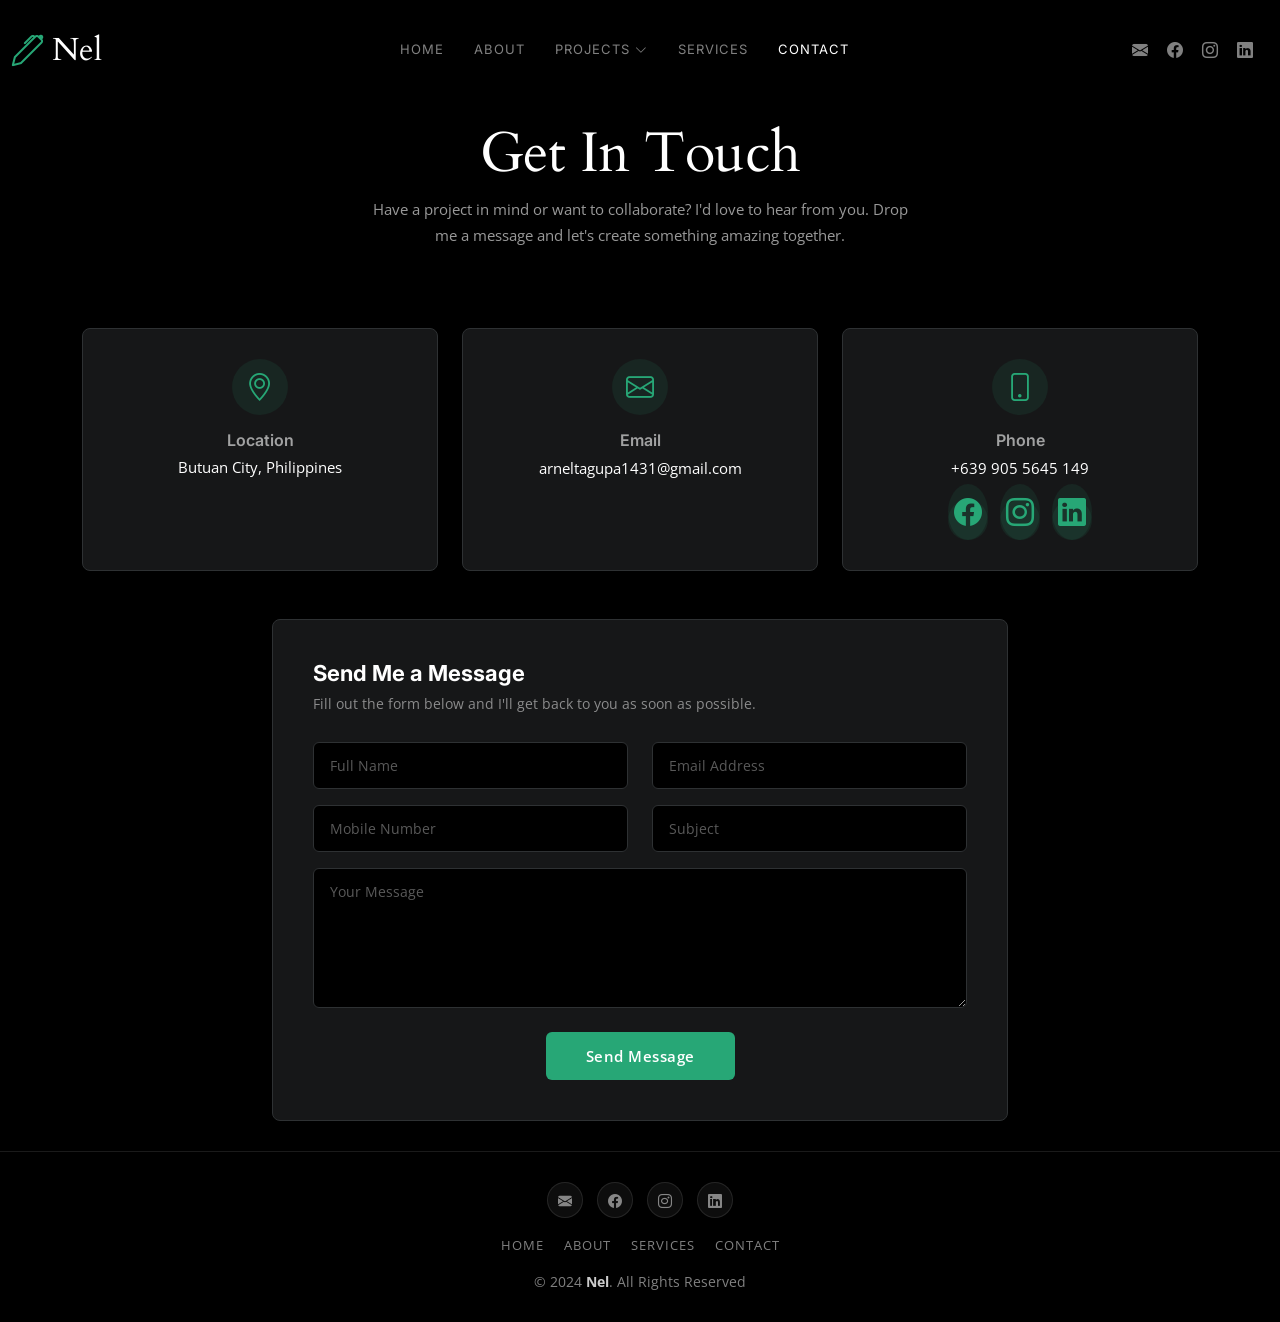
<file: contact.html>
<!DOCTYPE html>
<html lang="en">

<head>
  <meta charset="utf-8">
  <meta content="width=device-width, initial-scale=1.0" name="viewport">

  <title>Nel Portfolio</title>
  <meta content="" name="description">
  <meta content="" name="keywords">

  <!-- Favicons -->
  <link href="assets/img/logo.webp" rel="apple-touch-icon">
  <link href="assets/img/logo.webp" rel="icon">


  <!-- Google Fonts -->
  <link rel="preconnect" href="https://fonts.googleapis.com">
  <link rel="preconnect" href="https://fonts.gstatic.com" crossorigin>
  <link rel="preload" as="style" href="https://fonts.googleapis.com/css2?family=Open+Sans:wght@300;400;600;700&family=Inter:wght@300;400;500;600;700&family=Cardo:ital,wght@0,400;0,700;1,400&display=swap">
  <link href="https://fonts.googleapis.com/css2?family=Open+Sans:wght@300;400;600;700&family=Inter:wght@300;400;500;600;700&family=Cardo:ital,wght@0,400;0,700;1,400&display=swap" rel="stylesheet" media="print" onload="this.media='all'">

  <!-- Vendor CSS Files -->
  <link href="assets/vendor/bootstrap/css/bootstrap.min.css" rel="stylesheet">
  <link href="assets/vendor/bootstrap-icons/bootstrap-icons.css" rel="stylesheet">
  <link href="assets/vendor/swiper/swiper-bundle.min.css" rel="stylesheet">
  <link href="assets/vendor/glightbox/css/glightbox.min.css" rel="stylesheet">
  <link href="assets/vendor/aos/aos.css" rel="stylesheet">

  <!-- Template Main CSS File -->
  <link href="assets/css/main.css" rel="stylesheet">

  <style>
    .contact .info-card {
      background: var(--color-secondary);
      border: 1px solid #2e3133;
      border-radius: 8px;
      padding: 30px 24px;
      text-align: center;
      transition: all 0.3s;
      height: 100%;
    }
    .contact .info-card:hover {
      border-color: var(--color-primary);
      transform: translateY(-4px);
    }
    .contact .info-card i {
      font-size: 28px;
      color: var(--color-primary);
      width: 56px;
      height: 56px;
      background: rgba(39, 167, 118, 0.1);
      display: inline-flex;
      justify-content: center;
      align-items: center;
      border-radius: 50%;
      margin-bottom: 16px;
      transition: all 0.3s;
    }
    .contact .info-card:hover i {
      background: var(--color-primary);
      color: #fff;
    }
    .contact .info-card h4 {
      font-size: 16px;
      font-weight: 600;
      color: rgba(255, 255, 255, 0.6);
      margin-bottom: 6px;
    }
    .contact .info-card p,
    .contact .info-card a {
      font-size: 15px;
      color: #fff;
      margin: 0;
    }
    .contact .info-card a:hover {
      color: var(--color-primary);
    }
    .contact .form-wrapper {
      background: var(--color-secondary);
      border: 1px solid #2e3133;
      border-radius: 8px;
      padding: 40px;
    }
    .contact .form-wrapper h3 {
      font-size: 22px;
      font-weight: 700;
      color: #fff;
      margin-bottom: 6px;
    }
    .contact .form-wrapper p {
      color: rgba(255, 255, 255, 0.5);
      font-size: 14px;
      margin-bottom: 28px;
    }
    .contact .form-wrapper .form-control {
      background: #000;
      border: 1px solid #2e3133;
      border-radius: 6px;
      color: #fff;
      font-size: 14px;
      padding: 12px 16px;
      transition: border-color 0.3s;
    }
    .contact .form-wrapper .form-control:focus {
      border-color: var(--color-primary);
      box-shadow: 0 0 0 2px rgba(39, 167, 118, 0.15);
    }
    .contact .form-wrapper .form-control::placeholder {
      color: rgba(255, 255, 255, 0.35);
    }
    .contact .form-wrapper textarea.form-control {
      min-height: 140px;
      resize: vertical;
    }
    .contact .form-wrapper .btn-submit {
      background: var(--color-primary);
      border: none;
      color: #fff;
      font-weight: 600;
      font-size: 15px;
      padding: 13px 40px;
      border-radius: 6px;
      transition: all 0.3s;
      letter-spacing: 0.5px;
    }
    .contact .form-wrapper .btn-submit:hover {
      background: #22936a;
      transform: translateY(-2px);
      box-shadow: 0 6px 20px rgba(39, 167, 118, 0.3);
    }
    .contact .social-links-contact {
      display: flex;
      gap: 12px;
      justify-content: center;
      margin-top: 20px;
    }
    .contact .social-links-contact a {
      width: 40px;
      height: 40px;
      border-radius: 50%;
      background: rgba(39, 167, 118, 0.1);
      color: var(--color-primary);
      display: inline-flex;
      align-items: center;
      justify-content: center;
      font-size: 16px;
      transition: all 0.3s;
    }
    .contact .social-links-contact a:hover {
      background: var(--color-primary);
      color: #fff;
    }
    @media (max-width: 767px) {
      .contact .form-wrapper {
        padding: 28px 20px;
      }
    }
  </style>

</head>

<body>

 <!-- ======= Header ======= -->
<header id="header" class="header d-flex align-items-center fixed-top">
  <div class="container-fluid d-flex align-items-center justify-content-between">

    <a href="index.html" class="logo d-flex align-items-center  me-auto me-lg-0">
      <i class="bi bi-pen"></i>
      <h1>Nel</h1>
    </a>

    <nav id="navbar" class="navbar">
      <ul>
        <li><a href="index.html">Home</a></li>
        <li><a href="about.html">About</a></li>
        <li class="dropdown"><a href="#"><span>Projects</span> <i class="bi bi-chevron-down dropdown-indicator"></i></a>
          <ul>
            <li class="dropdown"><a href="#"><span>Graphics</span> <i class="bi bi-chevron-down dropdown-indicator"></i></a>
              <ul>
                <li><a href="banner.html">Banner</a></li>
                <li><a href="poster.html">Poster</a></li>
              </ul>
            </li>
            <li class="dropdown"><a href="#"><span>Videos</span> <i class="bi bi-chevron-down dropdown-indicator"></i></a>
              <ul>
                <li><a href="videos.html">IG Reels</a></li>
                <li><a href="socialmedia.html">Social Media</a></li>
              </ul>
            </li>
            <li><a href="gallery.html">Ads</a></li>
          </ul>
        </li>
        <li><a href="services.html">Services</a></li>
        <li><a href="contact.html" class="active">Contact</a></li>
      </ul>
    </nav><!-- .navbar -->

    <div class="header-social-links">
      <a href="mailto:arneltagupa1431@gmail.com" class="gmail"><i class="bi bi-envelope-fill"></i></a>
      <a href="https://www.facebook.com/arnel.chainsmoker/" class="facebook"><i class="bi bi-facebook"></i></a>
      <a href="https://www.instagram.com/tagupa.arnel/" class="instagram"><i class="bi bi-instagram"></i></a>
      <a href="https://www.linkedin.com/in/arnel-tagupa-ba70b8272/" class="linkedin"><i class="bi bi-linkedin"></i></a>
    </div>
    <i class="mobile-nav-toggle mobile-nav-show bi bi-list"></i>
    <i class="mobile-nav-toggle mobile-nav-hide d-none bi bi-x"></i>

  </div>
</header><!-- End Header -->

  <main id="main" data-aos="fade" data-aos-delay="200">

    <!-- ======= End Page Header ======= -->
    <div class="page-header d-flex align-items-center">
      <div class="container position-relative">
        <div class="row d-flex justify-content-center">
          <div class="col-lg-6 text-center">
            <h2>Get In Touch</h2>
            <p>Have a project in mind or want to collaborate? I'd love to hear from you. Drop me a message and let's create something amazing together.</p>
          </div>
        </div>
      </div>
    </div><!-- End Page Header -->

    <!-- ======= Contact Section ======= -->
    <section id="contact" class="contact">
      <div class="container">

        <!-- Info Cards -->
        <div class="row gy-4 mb-5 justify-content-center">
          <div class="col-lg-4 col-md-6">
            <div class="info-card">
              <i class="bi bi-geo-alt"></i>
              <h4>Location</h4>
              <p>Butuan City, Philippines</p>
            </div>
          </div>
          <div class="col-lg-4 col-md-6">
            <div class="info-card">
              <i class="bi bi-envelope"></i>
              <h4>Email</h4>
              <a href="mailto:arneltagupa1431@gmail.com">arneltagupa1431@gmail.com</a>
            </div>
          </div>
          <div class="col-lg-4 col-md-6">
            <div class="info-card">
              <i class="bi bi-phone"></i>
              <h4>Phone</h4>
              <a href="tel:+639905564149">+639 905 5645 149</a>
              <div class="social-links-contact">
                <a href="https://www.facebook.com/arnel.chainsmoker/" aria-label="Facebook"><i class="bi bi-facebook"></i></a>
                <a href="https://www.instagram.com/tagupa.arnel/" aria-label="Instagram"><i class="bi bi-instagram"></i></a>
                <a href="https://www.linkedin.com/in/arnel-tagupa-ba70b8272/" aria-label="LinkedIn"><i class="bi bi-linkedin"></i></a>
              </div>
            </div>
          </div>
        </div>

        <!-- Contact Form -->
        <div class="row justify-content-center">
          <div class="col-lg-8">
            <div class="form-wrapper">
              <h3>Send Me a Message</h3>
              <p>Fill out the form below and I'll get back to you as soon as possible.</p>

              <form action="https://formspree.io/f/xkgbbrzg" method="POST">
                <!-- Honeypot (anti-spam) -->
                <input type="text" name="_gotcha" style="display:none" tabindex="-1" autocomplete="off">

                <div class="row gy-3">
                  <div class="col-md-6">
                    <input type="text" name="name" class="form-control" placeholder="Full Name" required>
                  </div>
                  <div class="col-md-6">
                    <input type="email" name="email" class="form-control" placeholder="Email Address" required>
                  </div>
                  <div class="col-md-6">
                    <input type="tel" name="phone" class="form-control" placeholder="Mobile Number">
                  </div>
                  <div class="col-md-6">
                    <input type="text" name="subject" class="form-control" placeholder="Subject" required>
                  </div>
                  <div class="col-12">
                    <textarea name="message" class="form-control" placeholder="Your Message" required></textarea>
                  </div>
                  <div class="col-12 text-center mt-4">
                    <button type="submit" class="btn-submit">Send Message</button>
                  </div>
                </div>
              </form>
            </div>
          </div>
        </div>

      </div>
    </section><!-- End Contact Section -->

  </main><!-- End #main -->

  <!-- ======= Footer ======= -->
  <footer id="footer" class="footer">
    <div class="container">
      <div class="footer-social">
        <a href="mailto:arneltagupa1431@gmail.com" aria-label="Email"><i class="bi bi-envelope-fill"></i></a>
        <a href="https://www.facebook.com/arnel.chainsmoker/" aria-label="Facebook"><i class="bi bi-facebook"></i></a>
        <a href="https://www.instagram.com/tagupa.arnel/" aria-label="Instagram"><i class="bi bi-instagram"></i></a>
        <a href="https://www.linkedin.com/in/arnel-tagupa-ba70b8272/" aria-label="LinkedIn"><i class="bi bi-linkedin"></i></a>
      </div>
      <div class="footer-links">
        <a href="index.html">Home</a>
        <a href="about.html">About</a>
        <a href="services.html">Services</a>
        <a href="contact.html">Contact</a>
      </div>
      <div class="copyright">
        &copy; 2024 <strong><span>Nel</span></strong>. All Rights Reserved
      </div>
    </div>
  </footer><!-- End Footer -->


  <a href="#" class="scroll-top d-flex align-items-center justify-content-center"><i class="bi bi-arrow-up-short"></i></a>

  <div id="preloader">
    <div class="line"></div>
  </div>

  <!-- Vendor JS Files -->
  <script src="assets/vendor/bootstrap/js/bootstrap.bundle.min.js"></script>
  <script src="assets/vendor/swiper/swiper-bundle.min.js"></script>
  <script src="assets/vendor/glightbox/js/glightbox.min.js"></script>
  <script src="assets/vendor/aos/aos.js"></script>
  <script src="assets/vendor/php-email-form/validate.js"></script>

  <!-- Template Main JS File -->
  <script src="assets/js/main.js"></script>

</body>

</html>
</file>
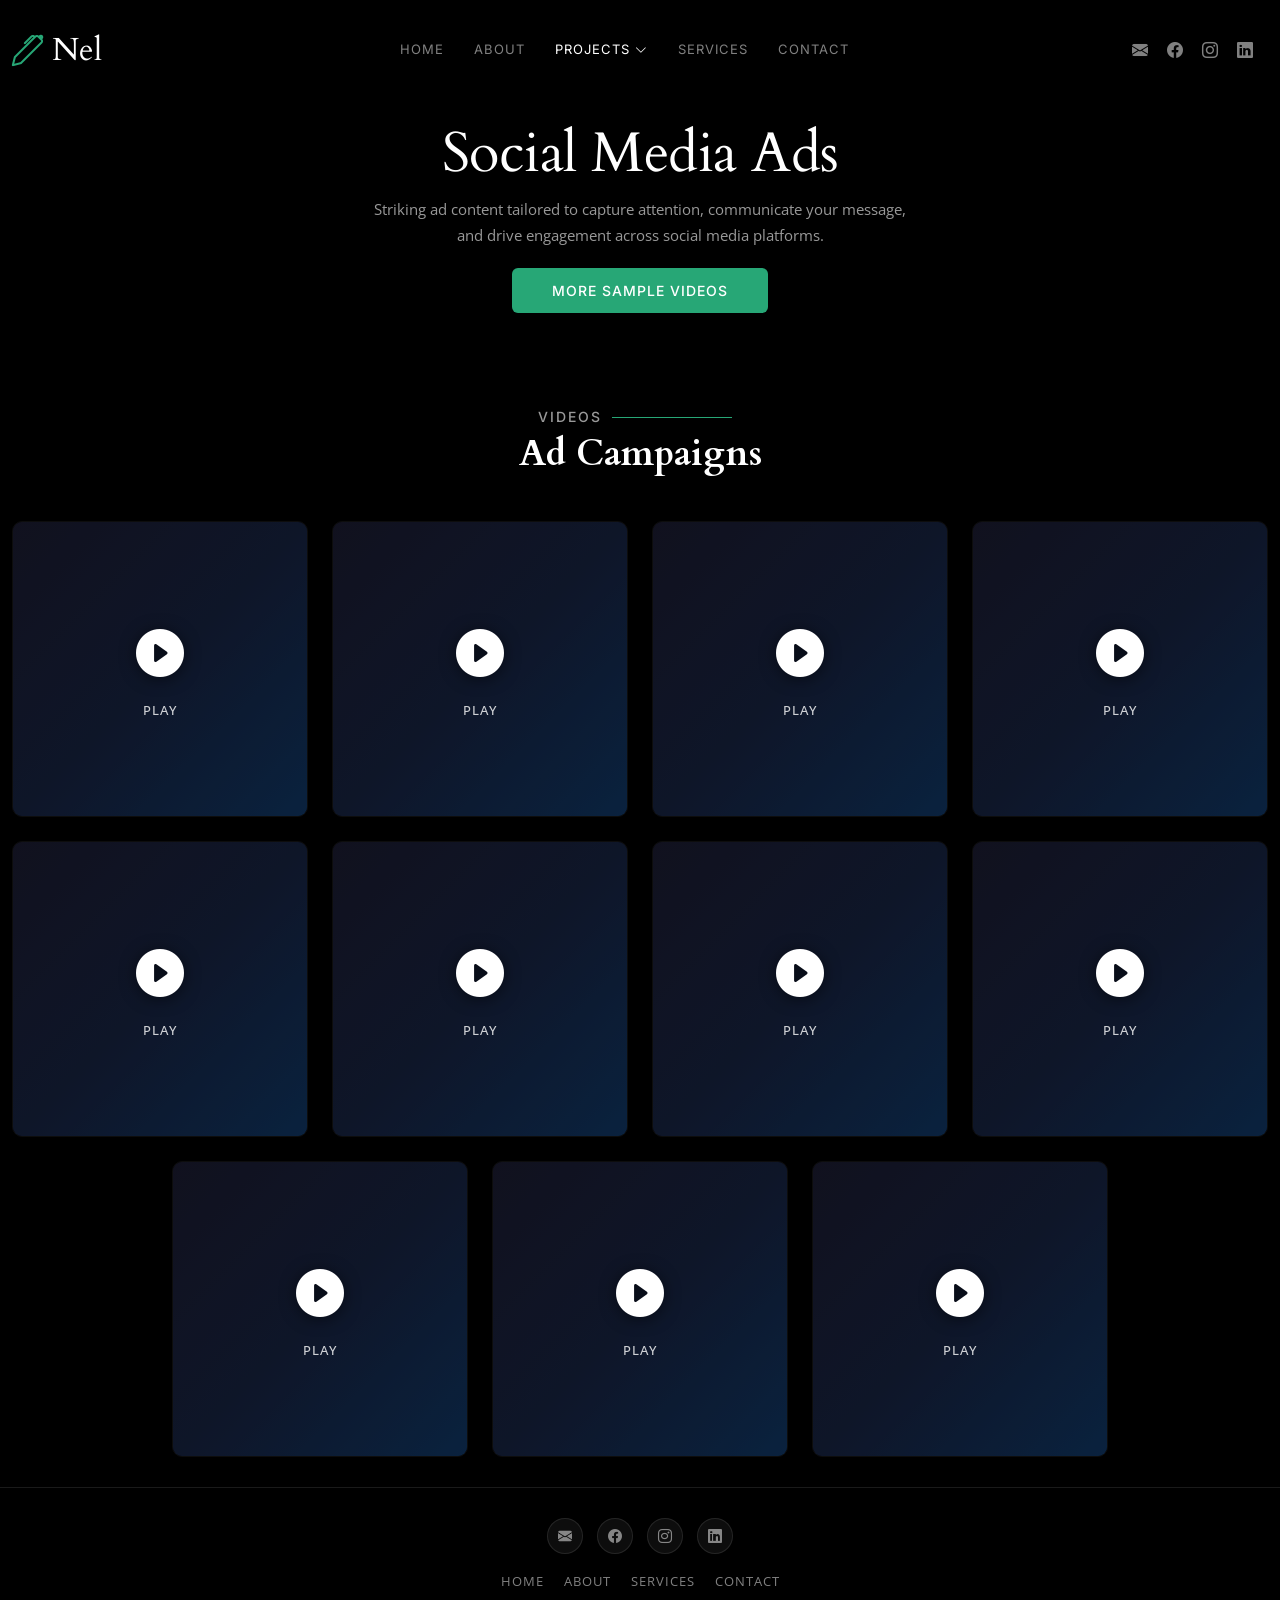
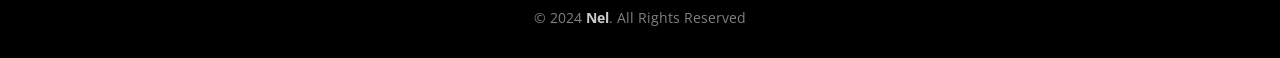
<file: gallery.html>
<!DOCTYPE html>
<html lang="en">

<head>
  <meta charset="utf-8">
  <meta content="width=device-width, initial-scale=1.0" name="viewport">

  <title>Nel Portfolio</title>
  <meta content="" name="description">
  <meta content="" name="keywords">

  <!-- Favicons -->
  <link href="assets/img/logo.webp" rel="apple-touch-icon">
  <link href="assets/img/logo.webp" rel="icon">


  <!-- Google Fonts -->
  <link rel="preconnect" href="https://fonts.googleapis.com">
  <link rel="preconnect" href="https://fonts.gstatic.com" crossorigin>
  <link rel="preload" as="style" href="https://fonts.googleapis.com/css2?family=Open+Sans:wght@300;400;600;700&family=Inter:wght@300;400;500;600;700&family=Cardo:ital,wght@0,400;0,700;1,400&display=swap">
  <link href="https://fonts.googleapis.com/css2?family=Open+Sans:wght@300;400;600;700&family=Inter:wght@300;400;500;600;700&family=Cardo:ital,wght@0,400;0,700;1,400&display=swap" rel="stylesheet" media="print" onload="this.media='all'">

  <!-- Vendor CSS Files -->
  <link href="assets/vendor/bootstrap/css/bootstrap.min.css" rel="stylesheet">
  <link href="assets/vendor/bootstrap-icons/bootstrap-icons.css" rel="stylesheet">
  <link href="assets/vendor/swiper/swiper-bundle.min.css" rel="stylesheet">
  <link href="assets/vendor/glightbox/css/glightbox.min.css" rel="stylesheet">
  <link href="assets/vendor/aos/aos.css" rel="stylesheet">

  <!-- Template Main CSS File -->
  <link href="assets/css/main.css" rel="stylesheet">

  <style>
    .video-cover {
      position: relative;
      width: 100%;
      cursor: pointer;
      overflow: hidden;
      background: linear-gradient(135deg, #1a1a2e 0%, #16213e 50%, #0f3460 100%);
      aspect-ratio: 1 / 1;
      display: flex;
      align-items: center;
      justify-content: center;
    }
    .video-cover video {
      width: 100%;
      height: 100%;
      object-fit: cover;
    }
    .video-cover .play-btn {
      position: absolute;
      inset: 0;
      display: flex;
      flex-direction: column;
      align-items: center;
      justify-content: center;
      gap: 12px;
      background: rgba(0, 0, 0, 0.35);
      transition: background 0.3s;
      z-index: 2;
    }
    .video-cover:hover .play-btn {
      background: rgba(0, 0, 0, 0.15);
    }
    .video-cover .play-btn i {
      font-size: 48px;
      color: #fff;
      filter: drop-shadow(0 2px 8px rgba(0,0,0,0.5));
      transition: transform 0.3s;
    }
    .video-cover:hover .play-btn i {
      transform: scale(1.15);
    }
    .video-cover .play-btn span {
      color: rgba(255,255,255,0.8);
      font-size: 13px;
      font-weight: 500;
      letter-spacing: 1px;
      text-transform: uppercase;
    }
    .video-cover.playing .play-btn {
      display: none;
    }
  </style>

</head>

<body>

<!-- ======= Header ======= -->
<header id="header" class="header d-flex align-items-center fixed-top">
  <div class="container-fluid d-flex align-items-center justify-content-between">

    <a href="index.html" class="logo d-flex align-items-center  me-auto me-lg-0">
      <i class="bi bi-pen"></i>
      <h1>Nel</h1>
    </a>

    <nav id="navbar" class="navbar">
      <ul>
        <li><a href="index.html">Home</a></li>
        <li><a href="about.html">About</a></li>
        <li class="dropdown"><a href="#" class="active"><span>Projects</span> <i class="bi bi-chevron-down dropdown-indicator"></i></a>
          <ul>
            <li class="dropdown"><a href="#"><span>Graphics</span> <i class="bi bi-chevron-down dropdown-indicator"></i></a>
              <ul>
                <li><a href="banner.html">Banner</a></li>
                <li><a href="poster.html">Poster</a></li>
              </ul>
            </li>
            <li class="dropdown"><a href="#"><span>Videos</span> <i class="bi bi-chevron-down dropdown-indicator"></i></a>
              <ul>
                <li><a href="videos.html">IG Reels</a></li>
                <li><a href="socialmedia.html">Social Media</a></li>
              </ul>
            </li>
            <li><a href="gallery.html">Ads</a></li>
          </ul>
        </li>
        <li><a href="services.html">Services</a></li>
        <li><a href="contact.html">Contact</a></li>
      </ul>
    </nav><!-- .navbar -->

    <div class="header-social-links">
      <a href="mailto:arneltagupa1431@gmail.com" class="gmail"><i class="bi bi-envelope-fill"></i></a>
      <a href="https://www.facebook.com/arnel.chainsmoker/" class="facebook"><i class="bi bi-facebook"></i></a>
      <a href="https://www.instagram.com/tagupa.arnel/" class="instagram"><i class="bi bi-instagram"></i></a>
      <a href="https://www.linkedin.com/in/arnel-tagupa-ba70b8272/" class="linkedin"><i class="bi bi-linkedin"></i></a>
    </div>
    <i class="mobile-nav-toggle mobile-nav-show bi bi-list"></i>
    <i class="mobile-nav-toggle mobile-nav-hide d-none bi bi-x"></i>

  </div>
</header><!-- End Header -->

  <main id="main" data-aos="fade" data-aos-delay="200">

    <!-- ======= End Page Header ======= -->
    <div class="page-header d-flex align-items-center">
      <div class="container position-relative">
        <div class="row d-flex justify-content-center">
          <div class="col-lg-6 text-center">
            <h2>Social Media Ads</h2>
            <p>Striking ad content tailored to capture attention, communicate your message, and drive engagement across social media platforms.</p>
            <a class="cta-btn" href="https://drive.google.com/drive/folders/1a2OzyV0jnCJfcugRajA5EJhsvnjbnFcn?usp=sharing">More Sample Videos</a>
          </div>
        </div>
      </div>
    </div><!-- End Page Header -->

    <!-- ======= Gallery Section ======= -->
    <section id="gallery" class="gallery">
      <div class="container-fluid">

        <div class="section-header text-center">
          <h2>Videos</h2>
          <p>Ad Campaigns</p>
        </div>

        <div class="row gy-4 justify-content-center">
       
          <div class="col-xl-3 col-lg-4 col-md-6">
            <div class="gallery-item h-100">
              <div class="video-cover" onclick="playVideo(this)">
                <div class="play-btn"><i class="bi bi-play-circle-fill"></i><span>Play</span></div>
                <video class="img-fluid" preload="none">
                  <source src="assets/videos/tiktok/MR Beast.mp4" type="video/mp4">
                </video>
              </div>
            </div>
          </div><!-- End Gallery Item -->

          <div class="col-xl-3 col-lg-4 col-md-6">
            <div class="gallery-item h-100">
              <div class="video-cover" onclick="playVideo(this)">
                <div class="play-btn"><i class="bi bi-play-circle-fill"></i><span>Play</span></div>
                <video class="img-fluid" preload="none">
                  <source src="assets/videos/tiktok/loganmiller VT New.mp4" type="video/mp4">
                </video>
              </div>
            </div>
          </div><!-- End Gallery Item -->
          <div class="col-xl-3 col-lg-4 col-md-6">
            <div class="gallery-item h-100">
              <div class="video-cover" onclick="playVideo(this)">
                <div class="play-btn"><i class="bi bi-play-circle-fill"></i><span>Play</span></div>
                <video class="img-fluid" preload="none">
                  <source src="assets/videos/tiktok/Geoffrey Dollars_CAM_B_20230614_0372_Top 3 Biz Needs.1.mp4" type="video/mp4">
                </video>
              </div>
            </div>
          </div><!-- End Gallery Item -->
          <div class="col-xl-3 col-lg-4 col-md-6">
            <div class="gallery-item h-100">
              <div class="video-cover" onclick="playVideo(this)">
                <div class="play-btn"><i class="bi bi-play-circle-fill"></i><span>Play</span></div>
                <video class="img-fluid" preload="none">
                  <source src="assets/videos/tiktok/Geoffrey Dollars_CAM_B_20230614_0378_Shower Take 1.mp4.1.mp4" type="video/mp4">
                </video>
              </div>
            </div>
          </div><!-- End Gallery Item -->
          <div class="col-xl-3 col-lg-4 col-md-6">
            <div class="gallery-item h-100">
              <div class="video-cover" onclick="playVideo(this)">
                <div class="play-btn"><i class="bi bi-play-circle-fill"></i><span>Play</span></div>
                <video class="img-fluid" preload="none">
                  <source src="assets/videos/UK_StoneStream_Video AD 2_1080x1080_BlackFridaySale.mp4" type="video/mp4">
                </video>
              </div>
            </div>
          </div><!-- End Gallery Item -->

          <div class="col-xl-3 col-lg-4 col-md-6">
            <div class="gallery-item h-100">
              <div class="video-cover" onclick="playVideo(this)">
                <div class="play-btn"><i class="bi bi-play-circle-fill"></i><span>Play</span></div>
                <video class="img-fluid" preload="none">
                  <source src="assets/videos/KeraFiber_Video Ad 3_1x1_Black Friday Sale (1).mp4" type="video/mp4">
                </video>
              </div>
            </div>
          </div><!-- End Gallery Item -->
          <div class="col-xl-3 col-lg-4 col-md-6">
            <div class="gallery-item h-100">
              <div class="video-cover" onclick="playVideo(this)">
                <div class="play-btn"><i class="bi bi-play-circle-fill"></i><span>Play</span></div>
                <video class="img-fluid" preload="none">
                  <source src="assets/videos/UK_StoneStream_Video AD 1_1080x1080_BlackFridaySale.mp4" type="video/mp4">
                </video>
              </div>
            </div>
          </div><!-- End Gallery Item -->
          <div class="col-xl-3 col-lg-4 col-md-6">
            <div class="gallery-item h-100">
              <div class="video-cover" onclick="playVideo(this)">
                <div class="play-btn"><i class="bi bi-play-circle-fill"></i><span>Play</span></div>
                <video class="img-fluid" preload="none">
                  <source src="assets/videos/DS_Macro Flash Ring Light2.mp4" type="video/mp4">
                </video>
              </div>
            </div>
          </div><!-- End Gallery Item -->

          <div class="col-xl-3 col-lg-4 col-md-6">
            <div class="gallery-item h-100">
              <div class="video-cover" onclick="playVideo(this)">
                <div class="play-btn"><i class="bi bi-play-circle-fill"></i><span>Play</span></div>
                <video class="img-fluid" preload="none">
                  <source src="assets/videos/200210_GalentinesDayBOGO-carousel_IG_US_v01 FINAL.mp4" type="video/mp4">
                </video>
              </div>
            </div>
          </div><!-- End Gallery Item -->
          <div class="col-xl-3 col-lg-4 col-md-6">
            <div class="gallery-item h-100">
              <div class="video-cover" onclick="playVideo(this)">
                <div class="play-btn"><i class="bi bi-play-circle-fill"></i><span>Play</span></div>
                <video class="img-fluid" preload="none">
                  <source src="assets/videos/200211_SM_GalentinesBOGO_Ad07-Teatox-FB_v01.mp4" type="video/mp4">
                </video>
              </div>
            </div>
          </div><!-- End Gallery Item -->
          

          <div class="col-xl-3 col-lg-4 col-md-6">
            <div class="gallery-item h-100">
              <div class="video-cover" onclick="playVideo(this)">
                <div class="play-btn"><i class="bi bi-play-circle-fill"></i><span>Play</span></div>
                <video class="img-fluid" preload="none">
                  <source src="assets/videos/tiktok/Revive Church Photo Montage.mp4" type="video/mp4">
                </video>
              </div>
            </div>
          </div><!-- End Gallery Item -->


        </div>

      </div>
    </section><!-- End Gallery Section -->
  </main><!-- End #main -->

  <!-- ======= Footer ======= -->
  <footer id="footer" class="footer">
    <div class="container">
      <div class="footer-social">
        <a href="mailto:arneltagupa1431@gmail.com" aria-label="Email"><i class="bi bi-envelope-fill"></i></a>
        <a href="https://www.facebook.com/arnel.chainsmoker/" aria-label="Facebook"><i class="bi bi-facebook"></i></a>
        <a href="https://www.instagram.com/tagupa.arnel/" aria-label="Instagram"><i class="bi bi-instagram"></i></a>
        <a href="https://www.linkedin.com/in/arnel-tagupa-ba70b8272/" aria-label="LinkedIn"><i class="bi bi-linkedin"></i></a>
      </div>
      <div class="footer-links">
        <a href="index.html">Home</a>
        <a href="about.html">About</a>
        <a href="services.html">Services</a>
        <a href="contact.html">Contact</a>
      </div>
      <div class="copyright">
        &copy; 2024 <strong><span>Nel</span></strong>. All Rights Reserved
      </div>
    </div>
  </footer><!-- End Footer -->

  <a href="#" class="scroll-top d-flex align-items-center justify-content-center"><i class="bi bi-arrow-up-short"></i></a>

  <div id="preloader">
    <div class="line"></div>
  </div>

  <!-- Vendor JS Files -->
  <script src="assets/vendor/bootstrap/js/bootstrap.bundle.min.js"></script>
  <script src="assets/vendor/swiper/swiper-bundle.min.js"></script>
  <script src="assets/vendor/glightbox/js/glightbox.min.js"></script>
  <script src="assets/vendor/aos/aos.js"></script>
  <script src="assets/vendor/php-email-form/validate.js"></script>

  <!-- Template Main JS File -->
  <script src="assets/js/main.js"></script>

  <script>
    function playVideo(cover) {
      var video = cover.querySelector('video');
      cover.classList.add('playing');
      video.controls = true;
      video.play();
    }
  </script>

</body>

</html>
</file>
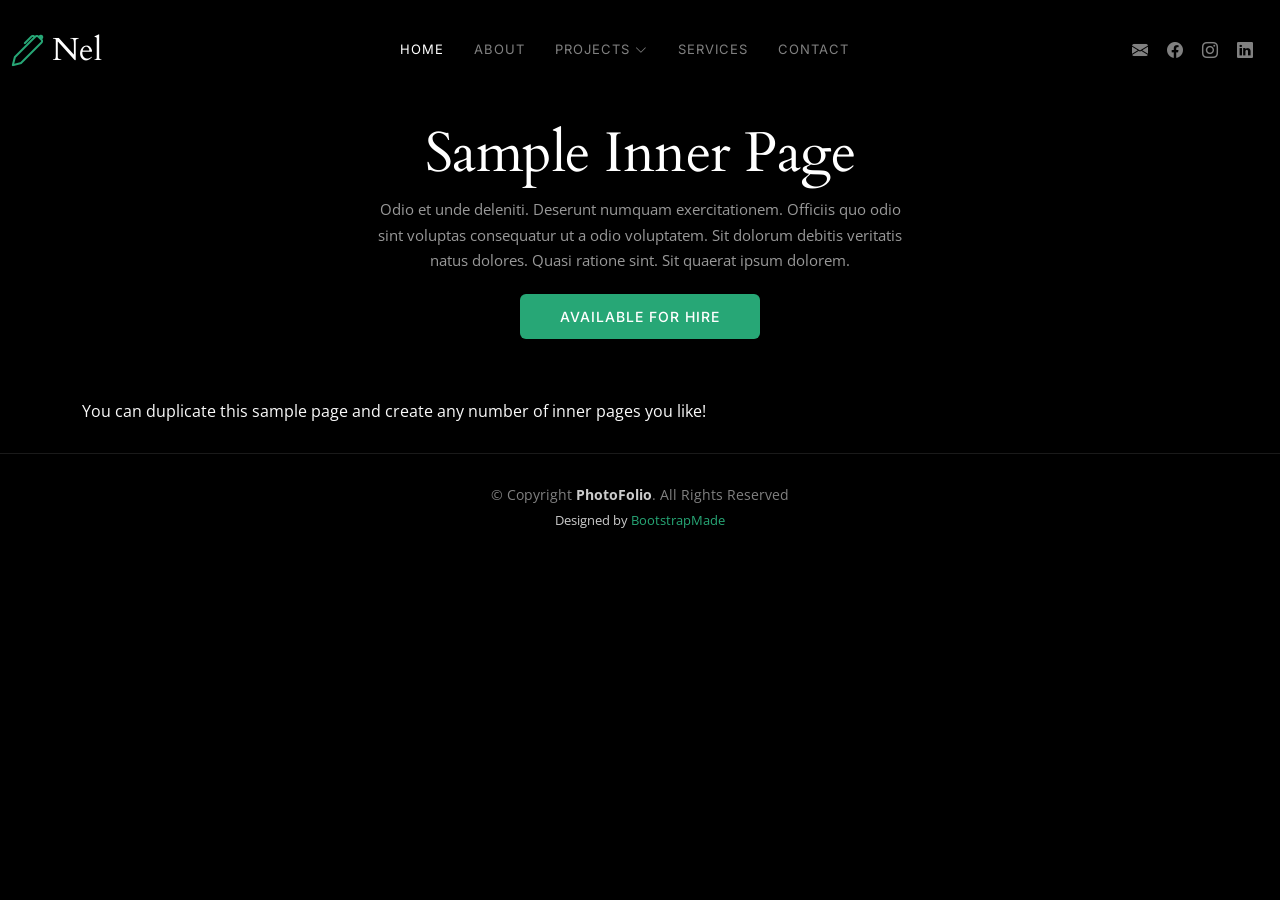
<file: sample-inner-page.html>
<!DOCTYPE html>
<html lang="en">

<head>
  <meta charset="utf-8">
  <meta content="width=device-width, initial-scale=1.0" name="viewport">

  <title>Nel Portfolio</title>
  <meta content="" name="description">
  <meta content="" name="keywords">

  <!-- Favicons -->
  <link href="assets/img/logo.webp" rel="apple-touch-icon">
  <link href="assets/img/logo.webp" rel="icon">


  <!-- Google Fonts -->
  <link rel="preconnect" href="https://fonts.googleapis.com">
  <link rel="preconnect" href="https://fonts.gstatic.com" crossorigin>
  <link rel="preload" as="style" href="https://fonts.googleapis.com/css2?family=Open+Sans:wght@300;400;600;700&family=Inter:wght@300;400;500;600;700&family=Cardo:ital,wght@0,400;0,700;1,400&display=swap">
  <link href="https://fonts.googleapis.com/css2?family=Open+Sans:wght@300;400;600;700&family=Inter:wght@300;400;500;600;700&family=Cardo:ital,wght@0,400;0,700;1,400&display=swap" rel="stylesheet" media="print" onload="this.media='all'">

  <!-- Vendor CSS Files -->
  <link href="assets/vendor/bootstrap/css/bootstrap.min.css" rel="stylesheet">
  <link href="assets/vendor/bootstrap-icons/bootstrap-icons.css" rel="stylesheet">
  <link href="assets/vendor/swiper/swiper-bundle.min.css" rel="stylesheet">
  <link href="assets/vendor/glightbox/css/glightbox.min.css" rel="stylesheet">
  <link href="assets/vendor/aos/aos.css" rel="stylesheet">

  <!-- Template Main CSS File -->
  <link href="assets/css/main.css" rel="stylesheet">

  <!-- =======================================================
  * Template Name: PhotoFolio
  * Updated: Jan 29 2024 with Bootstrap v5.3.2
  * Template URL: https://bootstrapmade.com/photofolio-bootstrap-photography-website-template/
  * Author: BootstrapMade.com
  * License: https://bootstrapmade.com/license/
  ======================================================== -->
</head>

<body>

  <!-- ======= Header ======= -->
  <header id="header" class="header d-flex align-items-center fixed-top">
    <div class="container-fluid d-flex align-items-center justify-content-between">

      <a href="index.html" class="logo d-flex align-items-center  me-auto me-lg-0">
        <i class="bi bi-pen"></i>
        <h1>Nel</h1>
      </a>

      <nav id="navbar" class="navbar">
        <ul>
          <li><a href="index.html" class="active">Home</a></li>
          <li><a href="about.html">About</a></li>
          <li class="dropdown"><a href="#"><span>Projects</span> <i class="bi bi-chevron-down dropdown-indicator"></i></a>
            <ul>
              <li class="dropdown"><a href="#"><span>Graphics</span> <i class="bi bi-chevron-down dropdown-indicator"></i></a>
                <ul>
                  <li><a href="banner.html">Banner</a></li>
                  <li><a href="poster.html">Poster</a></li>
                </ul>
              </li>
              <li class="dropdown"><a href="#"><span>Videos</span> <i class="bi bi-chevron-down dropdown-indicator"></i></a>
                <ul>
                  <li><a href="videos.html">IG Reels</a></li>
                  <li><a href="socialmedia.html">Social Media</a></li>
                </ul>
              </li>
              <li><a href="gallery.html">Ads</a></li>
            </ul>
          </li>
          <li><a href="services.html">Services</a></li>
          <li><a href="contact.html">Contact</a></li>
        </ul>
      </nav><!-- .navbar -->

      <div class="header-social-links">
        <a href="mailto:arneltagupa1431@gmail.com" class="gmail"><i class="bi bi-envelope-fill"></i></a>
        <a href="https://www.facebook.com/arnel.chainsmoker/" class="facebook"><i class="bi bi-facebook"></i></a>
        <a href="https://www.instagram.com/tagupa.arnel/" class="instagram"><i class="bi bi-instagram"></i></a>
        <a href="https://www.linkedin.com/in/arnel-tagupa-ba70b8272/" class="linkedin"><i class="bi bi-linkedin"></i></a>
      </div>
      <i class="mobile-nav-toggle mobile-nav-show bi bi-list"></i>
      <i class="mobile-nav-toggle mobile-nav-hide d-none bi bi-x"></i>

    </div>
  </header><!-- End Header -->

  <main id="main" data-aos="fade" data-aos-delay="200">

    <!-- ======= End Page Header ======= -->
    <div class="page-header d-flex align-items-center">
      <div class="container position-relative">
        <div class="row d-flex justify-content-center">
          <div class="col-lg-6 text-center">
            <h2>Sample Inner Page</h2>
            <p>Odio et unde deleniti. Deserunt numquam exercitationem. Officiis quo odio sint voluptas consequatur ut a odio voluptatem. Sit dolorum debitis veritatis natus dolores. Quasi ratione sint. Sit quaerat ipsum dolorem.</p>

            <a class="cta-btn" href="contact.html">Available for hire</a>

          </div>
        </div>
      </div>
    </div><!-- End Page Header -->

    <section class="sample-page">
      <div class="container" data-aos="fade-up">

        <p>
          You can duplicate this sample page and create any number of inner pages you like!
        </p>

      </div>
    </section>

  </main><!-- End #main -->

  <!-- ======= Footer ======= -->
  <footer id="footer" class="footer">
    <div class="container">
      <div class="copyright">
        &copy; Copyright <strong><span>PhotoFolio</span></strong>. All Rights Reserved
      </div>
      <div class="credits">
        <!-- All the links in the footer should remain intact. -->
        <!-- You can delete the links only if you purchased the pro version. -->
        <!-- Licensing information: https://bootstrapmade.com/license/ -->
        <!-- Purchase the pro version with working PHP/AJAX contact form: https://bootstrapmade.com/photofolio-bootstrap-photography-website-template/ -->
        Designed by <a href="https://bootstrapmade.com/">BootstrapMade</a>
      </div>
    </div>
  </footer><!-- End Footer -->

  <a href="#" class="scroll-top d-flex align-items-center justify-content-center"><i class="bi bi-arrow-up-short"></i></a>

  <div id="preloader">
    <div class="line"></div>
  </div>

  <!-- Vendor JS Files -->
  <script src="assets/vendor/bootstrap/js/bootstrap.bundle.min.js"></script>
  <script src="assets/vendor/swiper/swiper-bundle.min.js"></script>
  <script src="assets/vendor/glightbox/js/glightbox.min.js"></script>
  <script src="assets/vendor/aos/aos.js"></script>
  <script src="assets/vendor/php-email-form/validate.js"></script>

  <!-- Template Main JS File -->
  <script src="assets/js/main.js"></script>

</body>

</html>
</file>
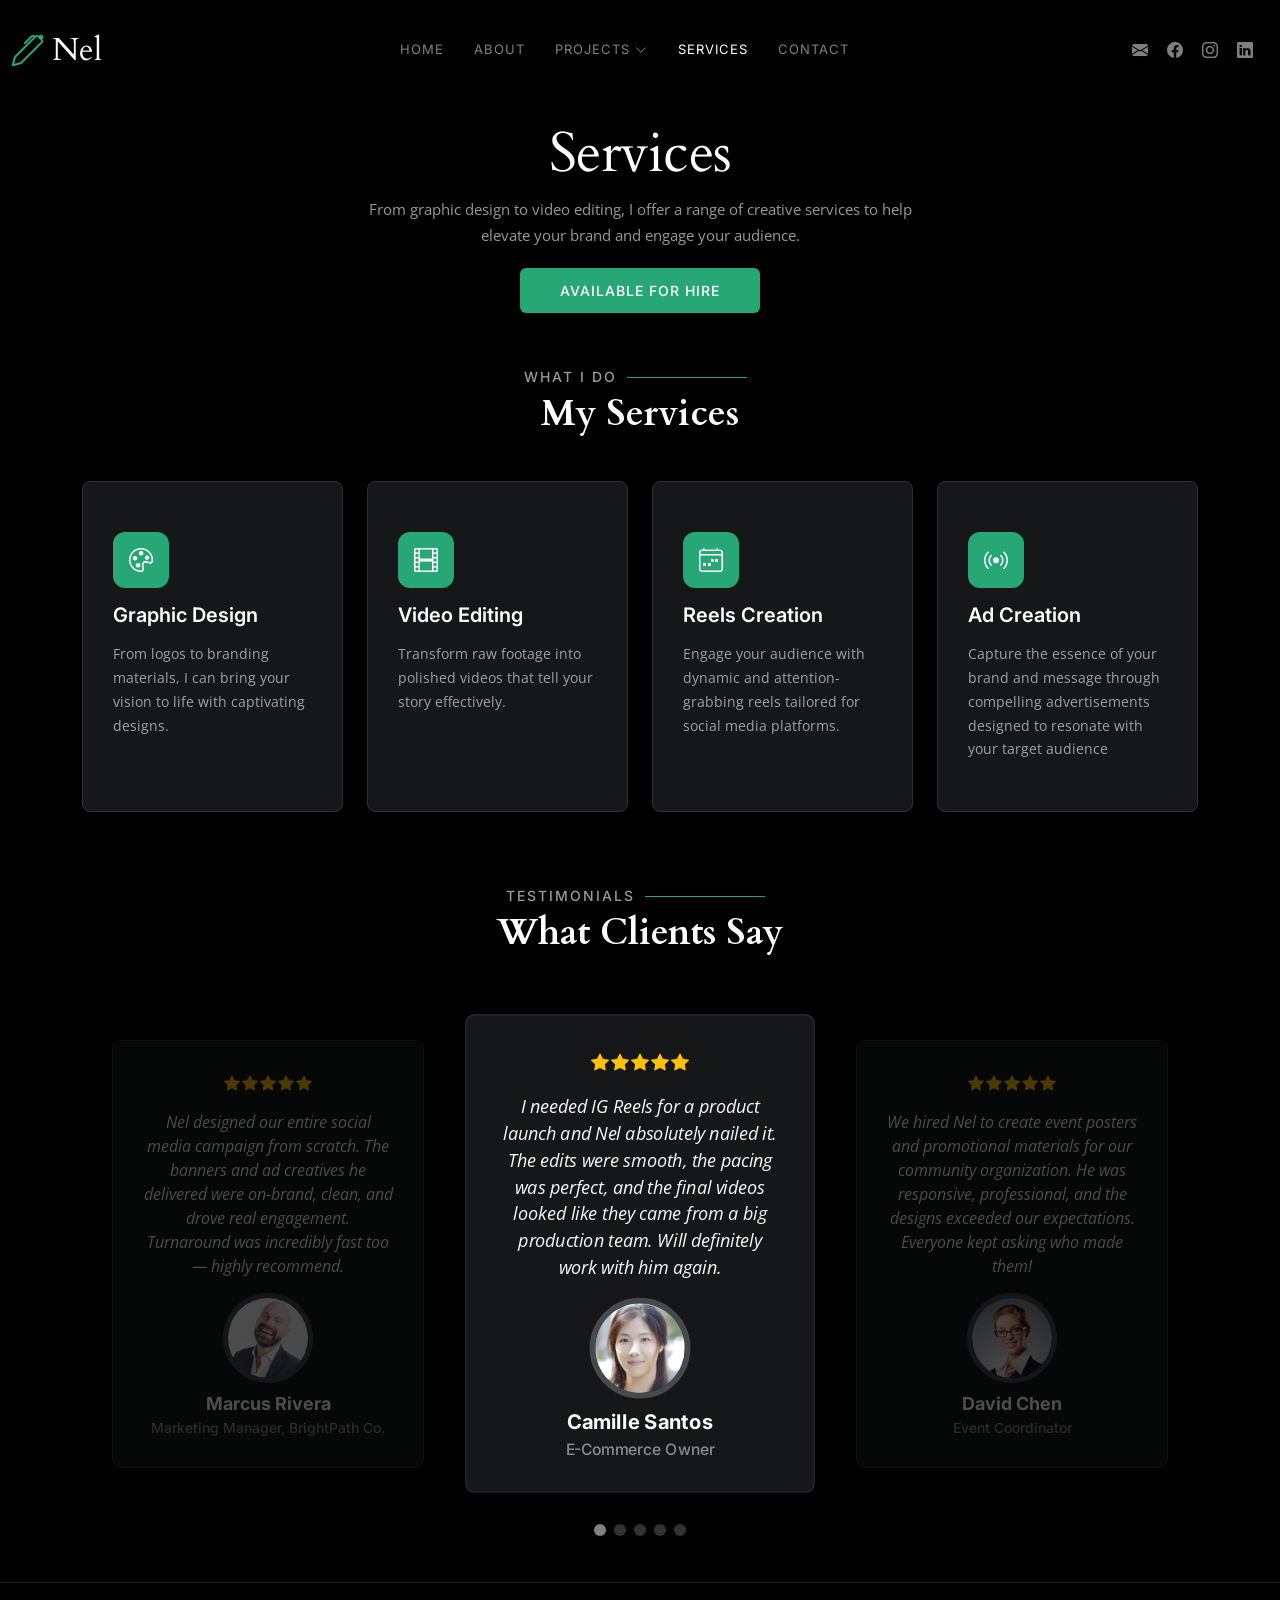
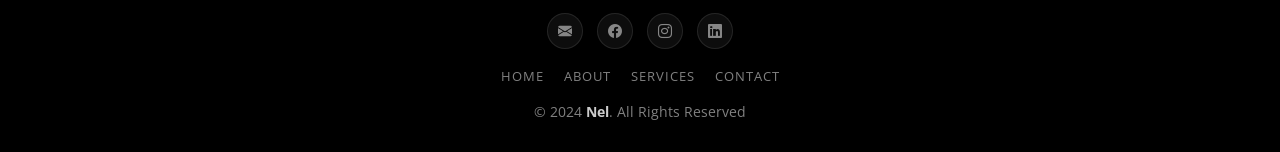
<file: services.html>
<!DOCTYPE html>
<html lang="en">

<head>
  <meta charset="utf-8">
  <meta content="width=device-width, initial-scale=1.0" name="viewport">

  <title>Nel Portfolio</title>
  <meta content="" name="description">
  <meta content="" name="keywords">

  <!-- Favicons -->
  <link href="assets/img/logo.webp" rel="apple-touch-icon">
  <link href="assets/img/logo.webp" rel="icon">


  <!-- Google Fonts -->
  <link rel="preconnect" href="https://fonts.googleapis.com">
  <link rel="preconnect" href="https://fonts.gstatic.com" crossorigin>
  <link rel="preload" as="style" href="https://fonts.googleapis.com/css2?family=Open+Sans:wght@300;400;600;700&family=Inter:wght@300;400;500;600;700&family=Cardo:ital,wght@0,400;0,700;1,400&display=swap">
  <link href="https://fonts.googleapis.com/css2?family=Open+Sans:wght@300;400;600;700&family=Inter:wght@300;400;500;600;700&family=Cardo:ital,wght@0,400;0,700;1,400&display=swap" rel="stylesheet" media="print" onload="this.media='all'">

  <!-- Vendor CSS Files -->
  <link href="assets/vendor/bootstrap/css/bootstrap.min.css" rel="stylesheet">
  <link href="assets/vendor/bootstrap-icons/bootstrap-icons.css" rel="stylesheet">
  <link href="assets/vendor/swiper/swiper-bundle.min.css" rel="stylesheet">
  <link href="assets/vendor/glightbox/css/glightbox.min.css" rel="stylesheet">
  <link href="assets/vendor/aos/aos.css" rel="stylesheet">

  <!-- Template Main CSS File -->
  <link href="assets/css/main.css" rel="stylesheet">

  <!-- =======================================================
  * Template Name: PhotoFolio
  * Updated: Jan 29 2024 with Bootstrap v5.3.2
  * Template URL: https://bootstrapmade.com/photofolio-bootstrap-photography-website-template/
  * Author: BootstrapMade.com
  * License: https://bootstrapmade.com/license/
  ======================================================== -->
</head>

<body>

<!-- ======= Header ======= -->
<header id="header" class="header d-flex align-items-center fixed-top">
  <div class="container-fluid d-flex align-items-center justify-content-between">

    <a href="index.html" class="logo d-flex align-items-center  me-auto me-lg-0">
      <i class="bi bi-pen"></i>
      <h1>Nel</h1>
    </a>

    <nav id="navbar" class="navbar">
      <ul>
        <li><a href="index.html">Home</a></li>
        <li><a href="about.html">About</a></li>
        <li class="dropdown"><a href="#"><span>Projects</span> <i class="bi bi-chevron-down dropdown-indicator"></i></a>
          <ul>
            <li class="dropdown"><a href="#"><span>Graphics</span> <i class="bi bi-chevron-down dropdown-indicator"></i></a>
              <ul>
                <li><a href="banner.html">Banner</a></li>
                <li><a href="poster.html">Poster</a></li>
              </ul>
            </li>
            <li class="dropdown"><a href="#"><span>Videos</span> <i class="bi bi-chevron-down dropdown-indicator"></i></a>
              <ul>
                <li><a href="videos.html">IG Reels</a></li>
                <li><a href="socialmedia.html">Social Media</a></li>
              </ul>
            </li>
            <li><a href="gallery.html">Ads</a></li>
          </ul>
        </li>
        <li><a href="services.html" class="active">Services</a></li>
        <li><a href="contact.html">Contact</a></li>
      </ul>
    </nav><!-- .navbar -->

    <div class="header-social-links">
      <a href="mailto:arneltagupa1431@gmail.com" class="gmail"><i class="bi bi-envelope-fill"></i></a>
      <a href="https://www.facebook.com/arnel.chainsmoker/" class="facebook"><i class="bi bi-facebook"></i></a>
      <a href="https://www.instagram.com/tagupa.arnel/" class="instagram"><i class="bi bi-instagram"></i></a>
      <a href="https://www.linkedin.com/in/arnel-tagupa-ba70b8272/" class="linkedin"><i class="bi bi-linkedin"></i></a>
    </div>
    <i class="mobile-nav-toggle mobile-nav-show bi bi-list"></i>
    <i class="mobile-nav-toggle mobile-nav-hide d-none bi bi-x"></i>

  </div>
</header><!-- End Header -->

  <main id="main" data-aos="fade" data-aos-delay="200">

    <!-- ======= End Page Header ======= -->
    <div class="page-header d-flex align-items-center">
      <div class="container position-relative">
        <div class="row d-flex justify-content-center">
          <div class="col-lg-6 text-center">
            <h2>Services</h2>
            <p>From graphic design to video editing, I offer a range of creative services to help elevate your brand and engage your audience.</p>
            <a class="cta-btn" href="contact.html">Available for hire</a>
          </div>
        </div>
      </div>
    </div><!-- End Page Header -->

    <!-- ======= Services Section ======= -->
    <section id="services" class="services">
      <div class="container">

        <div class="section-header text-center">
          <h2>What I Do</h2>
          <p>My Services</p>
        </div>

        <div class="row gy-4">

          <div class="col-xl-3 col-md-6 d-flex">
            <div class="service-item position-relative">
              <i class="bi bi-palette"></i>
              <h4><a href="" class="stretched-link">Graphic Design</a></h4>
              <p>From logos to branding materials, I can bring your vision to life with captivating designs.</p>
            </div>
          </div><!-- End Service Item -->

          <div class="col-xl-3 col-md-6 d-flex">
            <div class="service-item position-relative">
              <i class="bi bi-film"></i>
              <h4><a href="" class="stretched-link">Video Editing</a></h4>
              <p>Transform raw footage into polished videos that tell your story effectively.</p>
            </div>
          </div><!-- End Service Item -->

          <div class="col-xl-3 col-md-6 d-flex">
            <div class="service-item position-relative">
              <i class="bi bi-calendar4-week"></i>
              <h4><a href="" class="stretched-link">Reels Creation</a></h4>
              <p>Engage your audience with dynamic and attention-grabbing reels tailored for social media platforms.</p>
            </div>
          </div><!-- End Service Item -->

          <div class="col-xl-3 col-md-6 d-flex">
            <div class="service-item position-relative">
              <i class="bi bi-broadcast"></i>
              <h4><a href="" class="stretched-link">Ad Creation</a></h4>
              <p>Capture the essence of your brand and message through compelling advertisements designed to resonate with your target audience</p>
            </div>
          </div><!-- End Service Item -->

        </div>

      </div>
    </section><!-- End Services Section -->



    <!-- ======= Testimonials Section ======= -->
<section id="testimonials" class="testimonials">
  <div class="container">

    <div class="section-header text-center">
      <h2>Testimonials</h2>
      <p>What Clients Say</p>
    </div>

    <div class="slides-3 swiper">
      <div class="swiper-wrapper">

        <div class="swiper-slide">
          <div class="testimonial-item">
            <div class="stars">
              <i class="bi bi-star-fill"></i><i class="bi bi-star-fill"></i><i class="bi bi-star-fill"></i><i class="bi bi-star-fill"></i><i class="bi bi-star-fill"></i>
            </div>
            <p>
              Nel designed our entire social media campaign from scratch. The banners and ad creatives he delivered were on-brand, clean, and drove real engagement. Turnaround was incredibly fast too — highly recommend.
            </p>
            <div class="profile mt-auto">
              <img src="assets/img/testimonials/testimonials-1.jpg" class="testimonial-img" alt="Marcus Rivera" loading="lazy">
              <h3>Marcus Rivera</h3>
              <h4>Marketing Manager, BrightPath Co.</h4>
            </div>
          </div>
        </div><!-- End testimonial item -->

        <div class="swiper-slide">
          <div class="testimonial-item">
            <div class="stars">
              <i class="bi bi-star-fill"></i><i class="bi bi-star-fill"></i><i class="bi bi-star-fill"></i><i class="bi bi-star-fill"></i><i class="bi bi-star-fill"></i>
            </div>
            <p>
              I needed IG Reels for a product launch and Nel absolutely nailed it. The edits were smooth, the pacing was perfect, and the final videos looked like they came from a big production team. Will definitely work with him again.
            </p>
            <div class="profile mt-auto">
              <img src="assets/img/testimonials/testimonials-2.jpg" class="testimonial-img" alt="Camille Santos" loading="lazy">
              <h3>Camille Santos</h3>
              <h4>E-Commerce Owner</h4>
            </div>
          </div>
        </div><!-- End testimonial item -->

        <div class="swiper-slide">
          <div class="testimonial-item">
            <div class="stars">
              <i class="bi bi-star-fill"></i><i class="bi bi-star-fill"></i><i class="bi bi-star-fill"></i><i class="bi bi-star-fill"></i><i class="bi bi-star-fill"></i>
            </div>
            <p>
              We hired Nel to create event posters and promotional materials for our community organization. He was responsive, professional, and the designs exceeded our expectations. Everyone kept asking who made them!
            </p>
            <div class="profile mt-auto">
              <img src="assets/img/testimonials/testimonials-3.jpg" class="testimonial-img" alt="David Chen" loading="lazy">
              <h3>David Chen</h3>
              <h4>Event Coordinator</h4>
            </div>
          </div>
        </div><!-- End testimonial item -->

        <div class="swiper-slide">
          <div class="testimonial-item">
            <div class="stars">
              <i class="bi bi-star-fill"></i><i class="bi bi-star-fill"></i><i class="bi bi-star-fill"></i><i class="bi bi-star-fill"></i><i class="bi bi-star-half"></i>
            </div>
            <p>
              Nel helped me build a consistent visual identity for my brand. From thumbnails to social media ads, everything he creates has this polished, cohesive look. It really elevated how my audience perceives my content.
            </p>
            <div class="profile mt-auto">
              <img src="assets/img/testimonials/testimonials-4.jpg" class="testimonial-img" alt="Andrea Lopez" loading="lazy">
              <h3>Andrea Lopez</h3>
              <h4>Content Creator</h4>
            </div>
          </div>
        </div><!-- End testimonial item -->

        <div class="swiper-slide">
          <div class="testimonial-item">
            <div class="stars">
              <i class="bi bi-star-fill"></i><i class="bi bi-star-fill"></i><i class="bi bi-star-fill"></i><i class="bi bi-star-fill"></i><i class="bi bi-star-fill"></i>
            </div>
            <p>
              Outstanding work on our video ads. Nel understood the brief right away and delivered edits that were creative, engaging, and perfectly optimized for social media. Great communication throughout the process.
            </p>
            <div class="profile mt-auto">
              <img src="assets/img/testimonials/testimonials-5.jpg" class="testimonial-img" alt="James Reyes" loading="lazy">
              <h3>James Reyes</h3>
              <h4>Small Business Owner</h4>
            </div>
          </div>
        </div><!-- End testimonial item -->

      </div>
      <div class="swiper-pagination"></div>
    </div>

  </div>
</section><!-- End Real People Section -->

  </main><!-- End #main -->

    <!-- ======= Footer ======= -->
    <footer id="footer" class="footer">
      <div class="container">
        <div class="footer-social">
          <a href="mailto:arneltagupa1431@gmail.com" aria-label="Email"><i class="bi bi-envelope-fill"></i></a>
          <a href="https://www.facebook.com/arnel.chainsmoker/" aria-label="Facebook"><i class="bi bi-facebook"></i></a>
          <a href="https://www.instagram.com/tagupa.arnel/" aria-label="Instagram"><i class="bi bi-instagram"></i></a>
          <a href="https://www.linkedin.com/in/arnel-tagupa-ba70b8272/" aria-label="LinkedIn"><i class="bi bi-linkedin"></i></a>
        </div>
        <div class="footer-links">
          <a href="index.html">Home</a>
          <a href="about.html">About</a>
          <a href="services.html">Services</a>
          <a href="contact.html">Contact</a>
        </div>
        <div class="copyright">
          &copy; 2024 <strong><span>Nel</span></strong>. All Rights Reserved
        </div>
      </div>
    </footer><!-- End Footer -->
  

  <a href="#" class="scroll-top d-flex align-items-center justify-content-center"><i class="bi bi-arrow-up-short"></i></a>

  <div id="preloader">
    <div class="line"></div>
  </div>

  <!-- Vendor JS Files -->
  <script src="assets/vendor/bootstrap/js/bootstrap.bundle.min.js"></script>
  <script src="assets/vendor/swiper/swiper-bundle.min.js"></script>
  <script src="assets/vendor/glightbox/js/glightbox.min.js"></script>
  <script src="assets/vendor/aos/aos.js"></script>
  <script src="assets/vendor/php-email-form/validate.js"></script>

  <!-- Template Main JS File -->
  <script src="assets/js/main.js"></script>

</body>

</html>
</file>
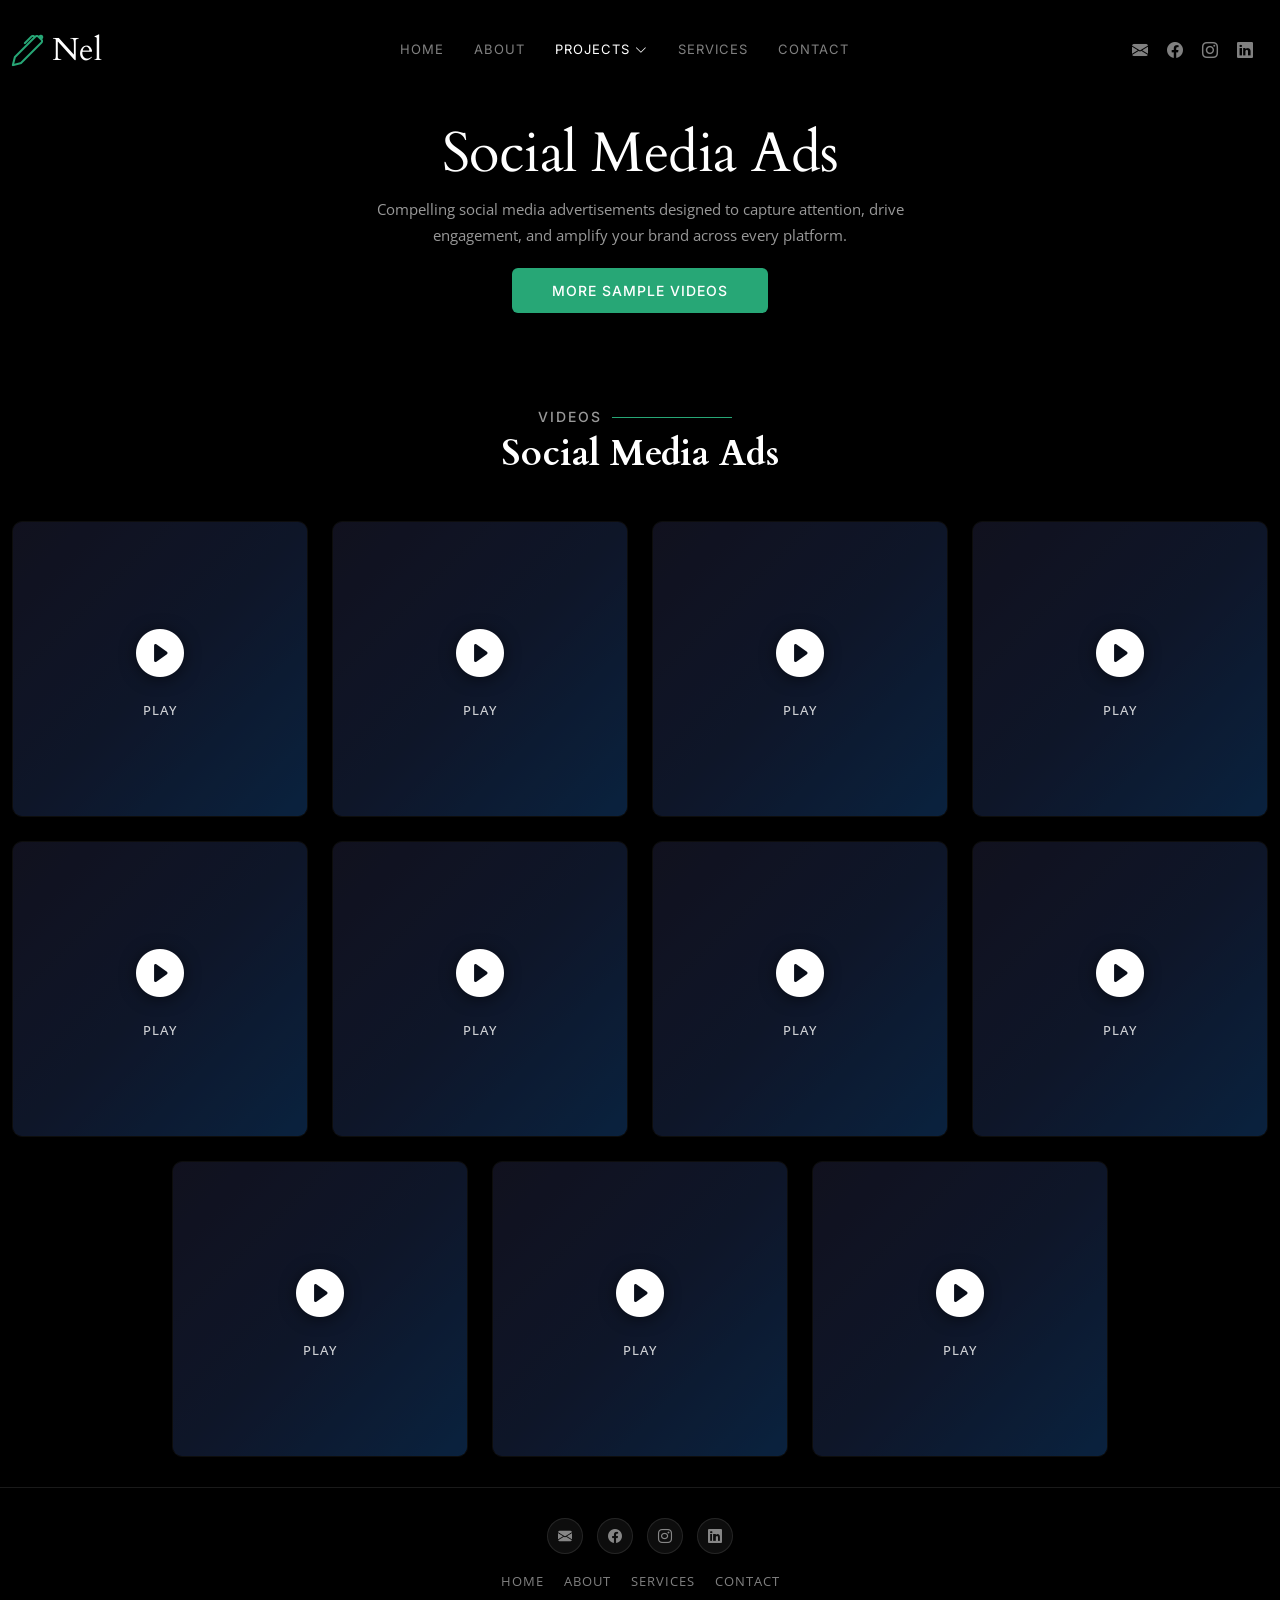
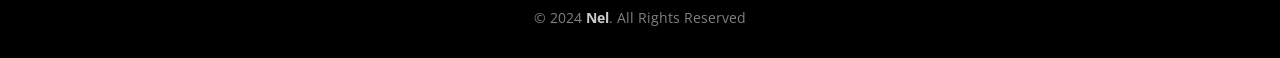
<file: socialmedia.html>
<!DOCTYPE html>
<html lang="en">

<head>
  <meta charset="utf-8">
  <meta content="width=device-width, initial-scale=1.0" name="viewport">

  <title>Nel Portfolio</title>
  <meta content="" name="description">
  <meta content="" name="keywords">

  <!-- Favicons -->
  <link href="assets/img/logo.webp" rel="apple-touch-icon">
  <link href="assets/img/logo.webp" rel="icon">


  <!-- Google Fonts -->
  <link rel="preconnect" href="https://fonts.googleapis.com">
  <link rel="preconnect" href="https://fonts.gstatic.com" crossorigin>
  <link rel="preload" as="style" href="https://fonts.googleapis.com/css2?family=Open+Sans:wght@300;400;600;700&family=Inter:wght@300;400;500;600;700&family=Cardo:ital,wght@0,400;0,700;1,400&display=swap">
  <link href="https://fonts.googleapis.com/css2?family=Open+Sans:wght@300;400;600;700&family=Inter:wght@300;400;500;600;700&family=Cardo:ital,wght@0,400;0,700;1,400&display=swap" rel="stylesheet" media="print" onload="this.media='all'">

  <!-- Vendor CSS Files -->
  <link href="assets/vendor/bootstrap/css/bootstrap.min.css" rel="stylesheet">
  <link href="assets/vendor/bootstrap-icons/bootstrap-icons.css" rel="stylesheet">
  <link href="assets/vendor/swiper/swiper-bundle.min.css" rel="stylesheet">
  <link href="assets/vendor/glightbox/css/glightbox.min.css" rel="stylesheet">
  <link href="assets/vendor/aos/aos.css" rel="stylesheet">

  <!-- Template Main CSS File -->
  <link href="assets/css/main.css" rel="stylesheet">

  <style>
    .video-cover {
      position: relative;
      width: 100%;
      cursor: pointer;
      overflow: hidden;
      background: linear-gradient(135deg, #1a1a2e 0%, #16213e 50%, #0f3460 100%);
      aspect-ratio: 1 / 1;
      display: flex;
      align-items: center;
      justify-content: center;
    }
    .video-cover video {
      width: 100%;
      height: 100%;
      object-fit: cover;
    }
    .video-cover .play-btn {
      position: absolute;
      inset: 0;
      display: flex;
      flex-direction: column;
      align-items: center;
      justify-content: center;
      gap: 12px;
      background: rgba(0, 0, 0, 0.35);
      transition: background 0.3s;
      z-index: 2;
    }
    .video-cover:hover .play-btn {
      background: rgba(0, 0, 0, 0.15);
    }
    .video-cover .play-btn i {
      font-size: 48px;
      color: #fff;
      filter: drop-shadow(0 2px 8px rgba(0,0,0,0.5));
      transition: transform 0.3s;
    }
    .video-cover:hover .play-btn i {
      transform: scale(1.15);
    }
    .video-cover .play-btn span {
      color: rgba(255,255,255,0.8);
      font-size: 13px;
      font-weight: 500;
      letter-spacing: 1px;
      text-transform: uppercase;
    }
    .video-cover.playing .play-btn {
      display: none;
    }
  </style>

</head>

<body>

<!-- ======= Header ======= -->
<header id="header" class="header d-flex align-items-center fixed-top">
  <div class="container-fluid d-flex align-items-center justify-content-between">

    <a href="index.html" class="logo d-flex align-items-center  me-auto me-lg-0">
      <i class="bi bi-pen"></i>
      <h1>Nel</h1>
    </a>

    <nav id="navbar" class="navbar">
      <ul>
        <li><a href="index.html">Home</a></li>
        <li><a href="about.html">About</a></li>
        <li class="dropdown"><a href="#" class="active"><span>Projects</span> <i class="bi bi-chevron-down dropdown-indicator"></i></a>
          <ul>
            <li class="dropdown"><a href="#"><span>Graphics</span> <i class="bi bi-chevron-down dropdown-indicator"></i></a>
              <ul>
                <li><a href="banner.html">Banner</a></li>
                <li><a href="poster.html">Poster</a></li>
              </ul>
            </li>
            <li class="dropdown"><a href="#"><span>Videos</span> <i class="bi bi-chevron-down dropdown-indicator"></i></a>
              <ul>
                <li><a href="videos.html">IG Reels</a></li>
                <li><a href="socialmedia.html">Social Media</a></li>
              </ul>
            </li>
            <li><a href="gallery.html">Ads</a></li>
          </ul>
        </li>
        <li><a href="services.html">Services</a></li>
        <li><a href="contact.html">Contact</a></li>
      </ul>
    </nav><!-- .navbar -->

    <div class="header-social-links">
      <a href="mailto:arneltagupa1431@gmail.com" class="gmail"><i class="bi bi-envelope-fill"></i></a>
      <a href="https://www.facebook.com/arnel.chainsmoker/" class="facebook"><i class="bi bi-facebook"></i></a>
      <a href="https://www.instagram.com/tagupa.arnel/" class="instagram"><i class="bi bi-instagram"></i></a>
      <a href="https://www.linkedin.com/in/arnel-tagupa-ba70b8272/" class="linkedin"><i class="bi bi-linkedin"></i></a>
    </div>
    <i class="mobile-nav-toggle mobile-nav-show bi bi-list"></i>
    <i class="mobile-nav-toggle mobile-nav-hide d-none bi bi-x"></i>

  </div>
</header><!-- End Header -->

  <main id="main" data-aos="fade" data-aos-delay="200">

    <!-- ======= End Page Header ======= -->
    <div class="page-header d-flex align-items-center">
      <div class="container position-relative">
        <div class="row d-flex justify-content-center">
          <div class="col-lg-6 text-center">
            <h2>Social Media Ads</h2>
            <p>Compelling social media advertisements designed to capture attention, drive engagement, and amplify your brand across every platform.</p>
            <a class="cta-btn" href="https://drive.google.com/drive/folders/1a2OzyV0jnCJfcugRajA5EJhsvnjbnFcn?usp=sharing">More Sample Videos</a>
          </div>
        </div>
      </div>
    </div><!-- End Page Header -->

    <!-- ======= Gallery Section ======= -->
    <section id="gallery" class="gallery">
      <div class="container-fluid">

        <div class="section-header text-center">
          <h2>Videos</h2>
          <p>Social Media Ads</p>
        </div>

        <div class="row gy-4 justify-content-center">
       
          <div class="col-xl-3 col-lg-4 col-md-6">
            <div class="gallery-item h-100">
              <div class="video-cover" onclick="playVideo(this)">
                <div class="play-btn"><i class="bi bi-play-circle-fill"></i><span>Play</span></div>
                <video class="img-fluid" preload="none">
                  <source src="assets/videos/tiktok/MR Beast.mp4" type="video/mp4">
                </video>
              </div>
            </div>
          </div><!-- End Gallery Item -->

          <div class="col-xl-3 col-lg-4 col-md-6">
            <div class="gallery-item h-100">
              <div class="video-cover" onclick="playVideo(this)">
                <div class="play-btn"><i class="bi bi-play-circle-fill"></i><span>Play</span></div>
                <video class="img-fluid" preload="none">
                  <source src="assets/videos/tiktok/loganmiller VT New.mp4" type="video/mp4">
                </video>
              </div>
            </div>
          </div><!-- End Gallery Item -->
          <div class="col-xl-3 col-lg-4 col-md-6">
            <div class="gallery-item h-100">
              <div class="video-cover" onclick="playVideo(this)">
                <div class="play-btn"><i class="bi bi-play-circle-fill"></i><span>Play</span></div>
                <video class="img-fluid" preload="none">
                  <source src="assets/videos/tiktok/Geoffrey Dollars_CAM_B_20230614_0372_Top 3 Biz Needs.1.mp4" type="video/mp4">
                </video>
              </div>
            </div>
          </div><!-- End Gallery Item -->
          <div class="col-xl-3 col-lg-4 col-md-6">
            <div class="gallery-item h-100">
              <div class="video-cover" onclick="playVideo(this)">
                <div class="play-btn"><i class="bi bi-play-circle-fill"></i><span>Play</span></div>
                <video class="img-fluid" preload="none">
                  <source src="assets/videos/tiktok/Geoffrey Dollars_CAM_B_20230614_0378_Shower Take 1.mp4.1.mp4" type="video/mp4">
                </video>
              </div>
            </div>
          </div><!-- End Gallery Item -->
          <div class="col-xl-3 col-lg-4 col-md-6">
            <div class="gallery-item h-100">
              <div class="video-cover" onclick="playVideo(this)">
                <div class="play-btn"><i class="bi bi-play-circle-fill"></i><span>Play</span></div>
                <video class="img-fluid" preload="none">
                  <source src="assets/videos/UK_StoneStream_Video AD 2_1080x1080_BlackFridaySale.mp4" type="video/mp4">
                </video>
              </div>
            </div>
          </div><!-- End Gallery Item -->

          <div class="col-xl-3 col-lg-4 col-md-6">
            <div class="gallery-item h-100">
              <div class="video-cover" onclick="playVideo(this)">
                <div class="play-btn"><i class="bi bi-play-circle-fill"></i><span>Play</span></div>
                <video class="img-fluid" preload="none">
                  <source src="assets/videos/KeraFiber_Video Ad 3_1x1_Black Friday Sale (1).mp4" type="video/mp4">
                </video>
              </div>
            </div>
          </div><!-- End Gallery Item -->
          <div class="col-xl-3 col-lg-4 col-md-6">
            <div class="gallery-item h-100">
              <div class="video-cover" onclick="playVideo(this)">
                <div class="play-btn"><i class="bi bi-play-circle-fill"></i><span>Play</span></div>
                <video class="img-fluid" preload="none">
                  <source src="assets/videos/UK_StoneStream_Video AD 1_1080x1080_BlackFridaySale.mp4" type="video/mp4">
                </video>
              </div>
            </div>
          </div><!-- End Gallery Item -->
          <div class="col-xl-3 col-lg-4 col-md-6">
            <div class="gallery-item h-100">
              <div class="video-cover" onclick="playVideo(this)">
                <div class="play-btn"><i class="bi bi-play-circle-fill"></i><span>Play</span></div>
                <video class="img-fluid" preload="none">
                  <source src="assets/videos/DS_Macro Flash Ring Light2.mp4" type="video/mp4">
                </video>
              </div>
            </div>
          </div><!-- End Gallery Item -->

          <div class="col-xl-3 col-lg-4 col-md-6">
            <div class="gallery-item h-100">
              <div class="video-cover" onclick="playVideo(this)">
                <div class="play-btn"><i class="bi bi-play-circle-fill"></i><span>Play</span></div>
                <video class="img-fluid" preload="none">
                  <source src="assets/videos/200210_GalentinesDayBOGO-carousel_IG_US_v01 FINAL.mp4" type="video/mp4">
                </video>
              </div>
            </div>
          </div><!-- End Gallery Item -->
          <div class="col-xl-3 col-lg-4 col-md-6">
            <div class="gallery-item h-100">
              <div class="video-cover" onclick="playVideo(this)">
                <div class="play-btn"><i class="bi bi-play-circle-fill"></i><span>Play</span></div>
                <video class="img-fluid" preload="none">
                  <source src="assets/videos/200211_SM_GalentinesBOGO_Ad07-Teatox-FB_v01.mp4" type="video/mp4">
                </video>
              </div>
            </div>
          </div><!-- End Gallery Item -->
          

          <div class="col-xl-3 col-lg-4 col-md-6">
            <div class="gallery-item h-100">
              <div class="video-cover" onclick="playVideo(this)">
                <div class="play-btn"><i class="bi bi-play-circle-fill"></i><span>Play</span></div>
                <video class="img-fluid" preload="none">
                  <source src="assets/videos/tiktok/Revive Church Photo Montage.mp4" type="video/mp4">
                </video>
              </div>
            </div>
          </div><!-- End Gallery Item -->


        </div>

      </div>
    </section><!-- End Gallery Section -->
  </main><!-- End #main -->

  <!-- ======= Footer ======= -->
  <footer id="footer" class="footer">
    <div class="container">
      <div class="footer-social">
        <a href="mailto:arneltagupa1431@gmail.com" aria-label="Email"><i class="bi bi-envelope-fill"></i></a>
        <a href="https://www.facebook.com/arnel.chainsmoker/" aria-label="Facebook"><i class="bi bi-facebook"></i></a>
        <a href="https://www.instagram.com/tagupa.arnel/" aria-label="Instagram"><i class="bi bi-instagram"></i></a>
        <a href="https://www.linkedin.com/in/arnel-tagupa-ba70b8272/" aria-label="LinkedIn"><i class="bi bi-linkedin"></i></a>
      </div>
      <div class="footer-links">
        <a href="index.html">Home</a>
        <a href="about.html">About</a>
        <a href="services.html">Services</a>
        <a href="contact.html">Contact</a>
      </div>
      <div class="copyright">
        &copy; 2024 <strong><span>Nel</span></strong>. All Rights Reserved
      </div>
    </div>
  </footer><!-- End Footer -->

  <a href="#" class="scroll-top d-flex align-items-center justify-content-center"><i class="bi bi-arrow-up-short"></i></a>

  <div id="preloader">
    <div class="line"></div>
  </div>

  <!-- Vendor JS Files -->
  <script src="assets/vendor/bootstrap/js/bootstrap.bundle.min.js"></script>
  <script src="assets/vendor/swiper/swiper-bundle.min.js"></script>
  <script src="assets/vendor/glightbox/js/glightbox.min.js"></script>
  <script src="assets/vendor/aos/aos.js"></script>
  <script src="assets/vendor/php-email-form/validate.js"></script>

  <!-- Template Main JS File -->
  <script src="assets/js/main.js"></script>

  <script>
    function playVideo(cover) {
      var video = cover.querySelector('video');
      cover.classList.add('playing');
      video.controls = true;
      video.play();
    }
  </script>

</body>

</html>
</file>
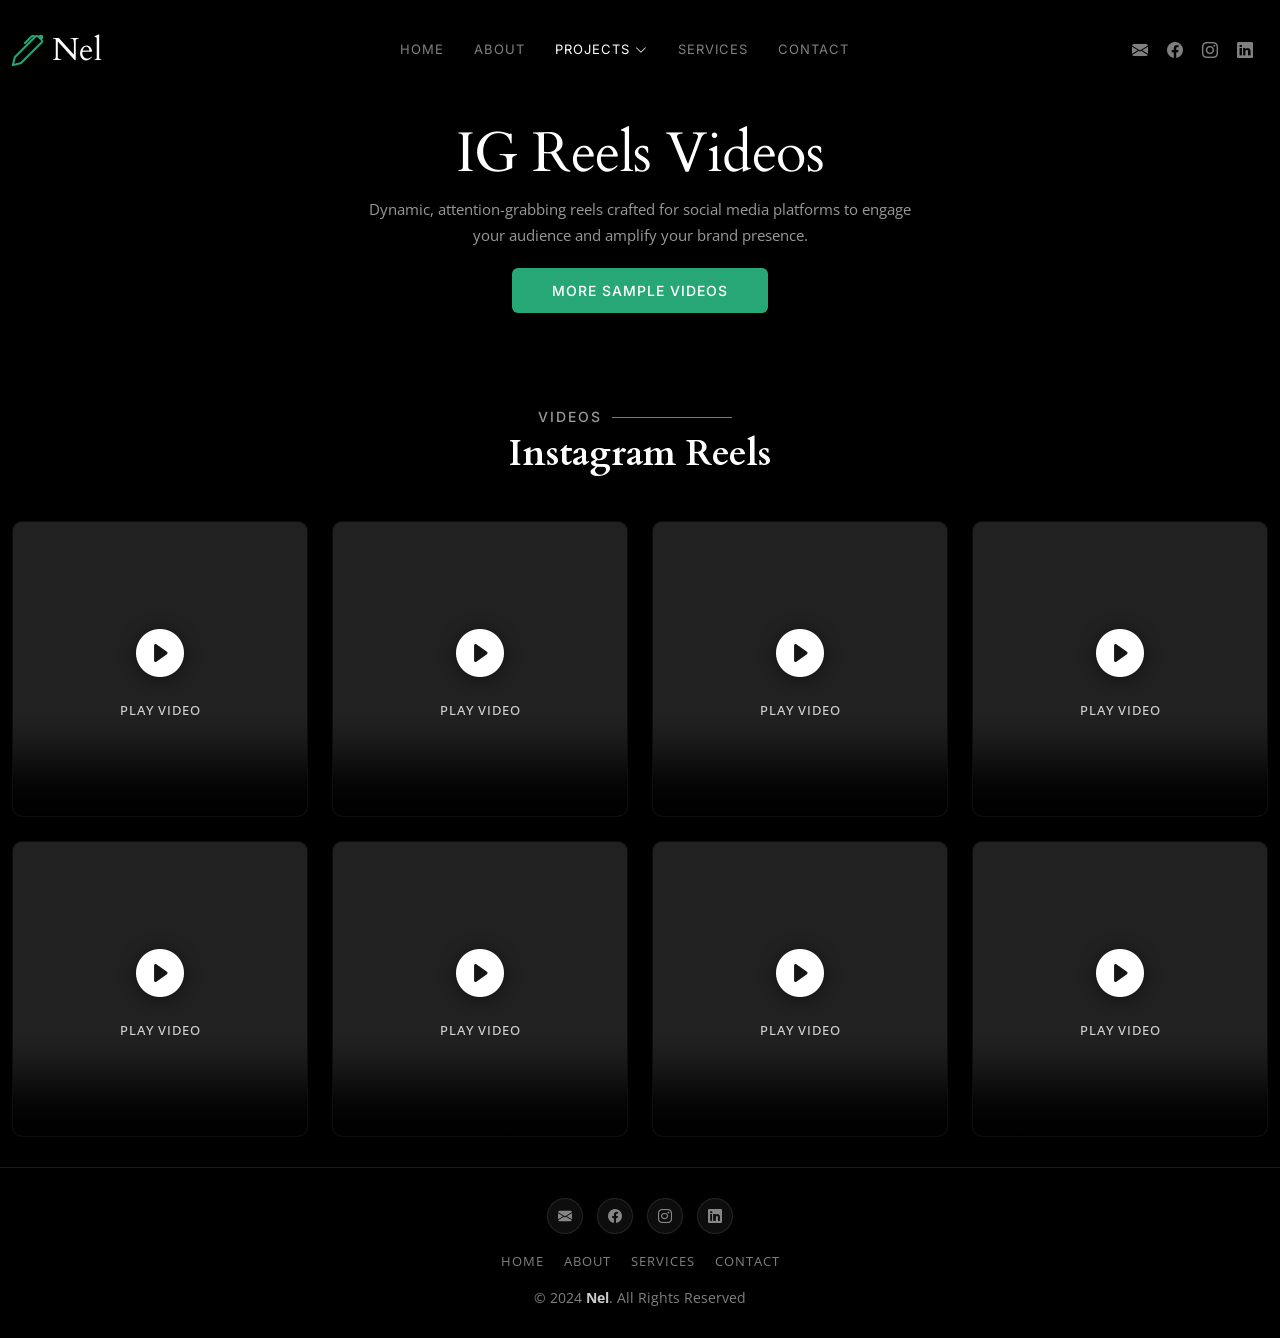
<file: videos.html>
<!DOCTYPE html>
<html lang="en">

<head>
  <meta charset="utf-8">
  <meta content="width=device-width, initial-scale=1.0" name="viewport">

  <title>Nel Portfolio</title>
  <meta content="" name="description">
  <meta content="" name="keywords">

  <!-- Favicons -->
  <link href="assets/img/logo.webp" rel="apple-touch-icon">
  <link href="assets/img/logo.webp" rel="icon">

  <!-- Google Fonts -->
  <link rel="preconnect" href="https://fonts.googleapis.com">
  <link rel="preconnect" href="https://fonts.gstatic.com" crossorigin>
  <link rel="preload" as="style" href="https://fonts.googleapis.com/css2?family=Open+Sans:wght@300;400;600;700&family=Inter:wght@300;400;500;600;700&family=Cardo:ital,wght@0,400;0,700;1,400&display=swap">
  <link href="https://fonts.googleapis.com/css2?family=Open+Sans:wght@300;400;600;700&family=Inter:wght@300;400;500;600;700&family=Cardo:ital,wght@0,400;0,700;1,400&display=swap" rel="stylesheet" media="print" onload="this.media='all'">

  <!-- Vendor CSS Files -->
  <link href="assets/vendor/bootstrap/css/bootstrap.min.css" rel="stylesheet">
  <link href="assets/vendor/bootstrap-icons/bootstrap-icons.css" rel="stylesheet">
  <link href="assets/vendor/swiper/swiper-bundle.min.css" rel="stylesheet">
  <link href="assets/vendor/glightbox/css/glightbox.min.css" rel="stylesheet">
  <link href="assets/vendor/aos/aos.css" rel="stylesheet">

  <!-- Template Main CSS File -->
  <link href="assets/css/main.css" rel="stylesheet">

  <style>
    .video-cover {
      position: relative;
      width: 100%;
      cursor: pointer;
      overflow: hidden;
      background: linear-gradient(135deg, #1a1a2e 0%, #16213e 50%, #0f3460 100%);
      aspect-ratio: 1 / 1;
      display: flex;
      align-items: center;
      justify-content: center;
    }
    .video-cover video {
      width: 100%;
      height: 100%;
      object-fit: cover;
    }
    .video-cover .play-btn {
      position: absolute;
      inset: 0;
      display: flex;
      flex-direction: column;
      align-items: center;
      justify-content: center;
      gap: 12px;
      background: rgba(0, 0, 0, 0.35);
      transition: background 0.3s;
      z-index: 2;
    }
    .video-cover:hover .play-btn {
      background: rgba(0, 0, 0, 0.15);
    }
    .video-cover .play-btn i {
      font-size: 48px;
      color: #fff;
      filter: drop-shadow(0 2px 8px rgba(0,0,0,0.5));
      transition: transform 0.3s;
    }
    .video-cover:hover .play-btn i {
      transform: scale(1.15);
    }
    .video-cover .play-btn span {
      color: rgba(255,255,255,0.8);
      font-size: 13px;
      font-weight: 500;
      letter-spacing: 1px;
      text-transform: uppercase;
    }
    .video-cover.playing .play-btn {
      display: none;
    }
  </style>

 
</head>

<body>

<!-- ======= Header ======= -->
<header id="header" class="header d-flex align-items-center fixed-top">
  <div class="container-fluid d-flex align-items-center justify-content-between">

    <a href="index.html" class="logo d-flex align-items-center  me-auto me-lg-0">
      <i class="bi bi-pen"></i>
      <h1>Nel</h1>
    </a>

    <nav id="navbar" class="navbar">
      <ul>
        <li><a href="index.html">Home</a></li>
        <li><a href="about.html">About</a></li>
        <li class="dropdown"><a href="#" class="active"><span>Projects</span> <i class="bi bi-chevron-down dropdown-indicator"></i></a>
          <ul>
            <li class="dropdown"><a href="#"><span>Graphics</span> <i class="bi bi-chevron-down dropdown-indicator"></i></a>
              <ul>
                <li><a href="banner.html">Banner</a></li>
                <li><a href="poster.html">Poster</a></li>
              </ul>
            </li>
            <li class="dropdown"><a href="#"><span>Videos</span> <i class="bi bi-chevron-down dropdown-indicator"></i></a>
              <ul>
                <li><a href="videos.html">IG Reels</a></li>
                <li><a href="socialmedia.html">Social Media</a></li>
              </ul>
            </li>
            <li><a href="gallery.html">Ads</a></li>
          </ul>
        </li>
        <li><a href="services.html">Services</a></li>
        <li><a href="contact.html">Contact</a></li>
      </ul>
    </nav><!-- .navbar -->

    <div class="header-social-links">
      <a href="mailto:arneltagupa1431@gmail.com" class="gmail"><i class="bi bi-envelope-fill"></i></a>
      <a href="https://www.facebook.com/arnel.chainsmoker/" class="facebook"><i class="bi bi-facebook"></i></a>
      <a href="https://www.instagram.com/tagupa.arnel/" class="instagram"><i class="bi bi-instagram"></i></a>
      <a href="https://www.linkedin.com/in/arnel-tagupa-ba70b8272/" class="linkedin"><i class="bi bi-linkedin"></i></a>
    </div>
    <i class="mobile-nav-toggle mobile-nav-show bi bi-list"></i>
    <i class="mobile-nav-toggle mobile-nav-hide d-none bi bi-x"></i>

  </div>
</header><!-- End Header -->

  <main id="main" data-aos="fade" data-aos-delay="200">

    <!-- ======= End Page Header ======= -->
    <div class="page-header d-flex align-items-center">
      <div class="container position-relative">
        <div class="row d-flex justify-content-center">
          <div class="col-lg-6 text-center">
            <h2>IG Reels Videos</h2>
            <p>Dynamic, attention-grabbing reels crafted for social media platforms to engage your audience and amplify your brand presence.</p>
            <a class="cta-btn" href="https://drive.google.com/drive/folders/1a2OzyV0jnCJfcugRajA5EJhsvnjbnFcn?usp=sharing">More Sample Videos</a>
          </div>
        </div>
      </div>
    </div><!-- End Page Header -->

    <!-- ======= Gallery Section ======= -->
    <section id="gallery" class="gallery">
      <div class="container-fluid">

        <div class="section-header text-center">
          <h2>Videos</h2>
          <p>Instagram Reels</p>
        </div>

        <div class="row gy-4 justify-content-center">
       
          <div class="col-xl-3 col-lg-4 col-md-6">
            <div class="gallery-item h-100">
              <div class="video-cover" onclick="playVideo(this)">
                <div class="play-btn"><i class="bi bi-play-circle-fill"></i><span>Play Video</span></div>
                <video controls class="img-fluid" preload="none">
                  <source src="assets/videos/tiktok/MR Beast.mp4" type="video/mp4">
                </video>
              </div>
            </div>
          </div><!-- End Gallery Item -->

          <div class="col-xl-3 col-lg-4 col-md-6">
            <div class="gallery-item h-100">
              <div class="video-cover" onclick="playVideo(this)">
                <div class="play-btn"><i class="bi bi-play-circle-fill"></i><span>Play Video</span></div>
                <video controls class="img-fluid" preload="none">
                  <source src="assets/videos/tiktok/loganmiller VT New.mp4" type="video/mp4">
                </video>
              </div>
            </div>
          </div><!-- End Gallery Item -->
          <div class="col-xl-3 col-lg-4 col-md-6">
            <div class="gallery-item h-100">
              <div class="video-cover" onclick="playVideo(this)">
                <div class="play-btn"><i class="bi bi-play-circle-fill"></i><span>Play Video</span></div>
                <video controls class="img-fluid" preload="none">
                  <source src="assets/videos/tiktok/Geoffrey Dollars_CAM_B_20230614_0372_Top 3 Biz Needs.1.mp4" type="video/mp4">
                </video>
              </div>
            </div>
          </div><!-- End Gallery Item -->
          <div class="col-xl-3 col-lg-4 col-md-6">
            <div class="gallery-item h-100">
              <div class="video-cover" onclick="playVideo(this)">
                <div class="play-btn"><i class="bi bi-play-circle-fill"></i><span>Play Video</span></div>
                <video controls class="img-fluid" preload="none">
                  <source src="assets/videos/tiktok/Geoffrey Dollars_CAM_B_20230614_0378_Shower Take 1.mp4.1.mp4" type="video/mp4">
                </video>
              </div>
            </div>
          </div><!-- End Gallery Item -->
          <div class="col-xl-3 col-lg-4 col-md-6">
            <div class="gallery-item h-100">
              <div class="video-cover" onclick="playVideo(this)">
                <div class="play-btn"><i class="bi bi-play-circle-fill"></i><span>Play Video</span></div>
                <video controls class="img-fluid" preload="none">
                  <source src="assets/videos/tiktok/Revive Church Photo Montage.mp4" type="video/mp4">
                </video>
              </div>
            </div>
          </div><!-- End Gallery Item -->

          <div class="col-xl-3 col-lg-4 col-md-6">
            <div class="gallery-item h-100">
              <div class="video-cover" onclick="playVideo(this)">
                <div class="play-btn"><i class="bi bi-play-circle-fill"></i><span>Play Video</span></div>
                <video controls class="img-fluid" preload="none">
                  <source src="assets/videos/KeraFiber_Video Ad 3_1x1_Black Friday Sale (1).mp4" type="video/mp4">
                </video>
              </div>
            </div>
          </div>
          <!-- End Gallery Item -->
          <div class="col-xl-3 col-lg-4 col-md-6">
            <div class="gallery-item h-100">
              <div class="video-cover" onclick="playVideo(this)">
                <div class="play-btn"><i class="bi bi-play-circle-fill"></i><span>Play Video</span></div>
                <video controls class="img-fluid" preload="none">
                  <source src="assets/videos/UK_StoneStream_Video AD 1_1080x1080_BlackFridaySale.mp4" type="video/mp4">
                </video>
              </div>
            </div>
          </div><!-- End Gallery Item -->
          <div class="col-xl-3 col-lg-4 col-md-6">
            <div class="gallery-item h-100">
              <div class="video-cover" onclick="playVideo(this)">
                <div class="play-btn"><i class="bi bi-play-circle-fill"></i><span>Play Video</span></div>
                <video controls class="img-fluid" preload="none">
                  <source src="assets/videos/DS_Macro Flash Ring Light2.mp4" type="video/mp4">
                </video>
              </div>
            </div>
          </div><!-- End Gallery Item -->

        </div>

      </div>
    </section><!-- End Gallery Section -->
  </main><!-- End #main -->

  <!-- ======= Footer ======= -->
  <footer id="footer" class="footer">
    <div class="container">
      <div class="footer-social">
        <a href="mailto:arneltagupa1431@gmail.com" aria-label="Email"><i class="bi bi-envelope-fill"></i></a>
        <a href="https://www.facebook.com/arnel.chainsmoker/" aria-label="Facebook"><i class="bi bi-facebook"></i></a>
        <a href="https://www.instagram.com/tagupa.arnel/" aria-label="Instagram"><i class="bi bi-instagram"></i></a>
        <a href="https://www.linkedin.com/in/arnel-tagupa-ba70b8272/" aria-label="LinkedIn"><i class="bi bi-linkedin"></i></a>
      </div>
      <div class="footer-links">
        <a href="index.html">Home</a>
        <a href="about.html">About</a>
        <a href="services.html">Services</a>
        <a href="contact.html">Contact</a>
      </div>
      <div class="copyright">
        &copy; 2024 <strong><span>Nel</span></strong>. All Rights Reserved
      </div>
    </div>
  </footer><!-- End Footer -->

  <a href="#" class="scroll-top d-flex align-items-center justify-content-center"><i class="bi bi-arrow-up-short"></i></a>

  <div id="preloader">
    <div class="line"></div>
  </div>

  <!-- Vendor JS Files -->
  <script src="assets/vendor/bootstrap/js/bootstrap.bundle.min.js"></script>
  <script src="assets/vendor/swiper/swiper-bundle.min.js"></script>
  <script src="assets/vendor/glightbox/js/glightbox.min.js"></script>
  <script src="assets/vendor/aos/aos.js"></script>
  <script src="assets/vendor/php-email-form/validate.js"></script>

  <!-- Template Main JS File -->
  <script src="assets/js/main.js"></script>

  <script>
    function playVideo(cover) {
      var video = cover.querySelector('video');
      cover.classList.add('playing');
      video.controls = true;
      video.play();
    }
  </script>

</body>

</html>
</file>
<file: assets/css/main.css>
/**
* Template Name: PhotoFolio
* Updated: Jan 29 2024 with Bootstrap v5.3.2
* Template URL: https://bootstrapmade.com/photofolio-bootstrap-photography-website-template/
* Author: BootstrapMade.com
* License: https://bootstrapmade.com/license/
*/

/*--------------------------------------------------------------
# Set main reusable colors and fonts using CSS variables
# Learn more about CSS variables at https://developer.mozilla.org/en-US/docs/Web/CSS/Using_CSS_custom_properties
--------------------------------------------------------------*/
/* Fonts */
:root {
  --font-default: "Open Sans", system-ui, -apple-system, "Segoe UI", Roboto, "Helvetica Neue", Arial, "Noto Sans", "Liberation Sans", sans-serif, "Apple Color Emoji", "Segoe UI Emoji", "Segoe UI Symbol", "Noto Color Emoji";
  --font-primary: "Inter", sans-serif;
  --font-secondary: "Cardo", sans-serif;
}

/* Colors */
:root {
  --color-default: #fafafa;
  --color-primary: #27a776;
  --color-secondary: #161718;
}

/* Smooth scroll behavior */
:root {
  scroll-behavior: smooth;
}

/*--------------------------------------------------------------
# General
--------------------------------------------------------------*/
body {
  font-family: var(--font-default);
  color: var(--color-default);
  background-color: #000;
}

a {
  color: var(--color-primary);
  text-decoration: none;
}

a:hover {
  color: #32cf93;
  text-decoration: none;
}

h1,
h2,
h3,
h4,
h5,
h6 {
  font-family: var(--font-primary);
}

/*--------------------------------------------------------------
# Sections & Section Header
--------------------------------------------------------------*/
.section-header {
  padding-bottom: 40px;
}

.section-header h2 {
  font-size: 14px;
  font-weight: 500;
  padding: 0;
  line-height: 1px;
  margin: 0 0 5px 0;
  letter-spacing: 2px;
  text-transform: uppercase;
  color: rgba(255, 255, 255, 0.6);
  font-family: var(--font-primary);
}

.section-header h2::after {
  content: "";
  width: 120px;
  height: 1px;
  display: inline-block;
  background: var(--color-primary);
  margin: 4px 10px;
}

.section-header p {
  margin: 0;
  font-size: 36px;
  font-weight: 700;
  font-family: var(--font-secondary);
  color: #fff;
}

/*--------------------------------------------------------------
# Page Header
--------------------------------------------------------------*/
.page-header {
  padding: 120px 0 60px 0;
  min-height: 30vh;
  position: relative;
}

.page-header h2 {
  font-size: 56px;
  font-weight: 500;
  color: #fff;
  font-family: var(--font-secondary);
  letter-spacing: -0.5px;
}

@media (max-width: 768px) {
  .page-header h2 {
    font-size: 36px;
  }
}

.page-header p {
  color: rgba(255, 255, 255, 0.6);
  max-width: 600px;
  margin: 10px auto 20px;
  line-height: 1.7;
  font-size: 15px;
}

.page-header .cta-btn {
  font-family: var(--font-primary);
  font-weight: 500;
  font-size: 14px;
  display: inline-block;
  padding: 12px 40px;
  border-radius: 6px;
  letter-spacing: 1px;
  text-transform: uppercase;
  transition: all 0.3s;
  color: #fff;
  background: var(--color-primary);
}

.page-header .cta-btn:hover {
  background: #22936a;
  transform: translateY(-2px);
  box-shadow: 0 6px 20px rgba(39, 167, 118, 0.3);
}

/*--------------------------------------------------------------
# Scroll top button
--------------------------------------------------------------*/
.scroll-top {
  position: fixed;
  visibility: hidden;
  opacity: 0;
  right: 15px;
  bottom: -15px;
  z-index: 99999;
  background: var(--color-primary);
  width: 44px;
  height: 44px;
  border-radius: 50px;
  transition: all 0.4s;
}

.scroll-top i {
  font-size: 24px;
  color: #fff;
  line-height: 0;
}

.scroll-top:hover {
  background: rgba(39, 167, 118, 0.8);
  color: #fff;
}

.scroll-top.active {
  visibility: visible;
  opacity: 1;
  bottom: 15px;
}

/*--------------------------------------------------------------
# Preloader
--------------------------------------------------------------*/
#preloader {
  display: flex;
  position: fixed;
  inset: 0;
  width: 100%;
  height: 100vh;
  z-index: 99999;
}

#preloader:before,
#preloader:after {
  content: "";
  background-color: var(--color-secondary);
  position: absolute;
  inset: 0;
  width: 50%;
  height: 100%;
  transition: all 0.3s ease 0s;
  z-index: -1;
}

#preloader:after {
  left: auto;
  right: 0;
}

#preloader .line {
  position: relative;
  overflow: hidden;
  margin: auto;
  width: 1px;
  height: 280px;
  transition: all 0.8s ease 0s;
}

#preloader .line:before {
  content: "";
  position: absolute;
  background-color: #fff;
  left: 0;
  top: 50%;
  width: 1px;
  height: 0%;
  transform: translateY(-50%);
  animation: lineincrease 400ms ease-in-out 0s forwards;
}

#preloader .line:after {
  content: "";
  position: absolute;
  background-color: #999;
  left: 0;
  top: 0;
  width: 1px;
  height: 100%;
  transform: translateY(-100%);
  animation: linemove 600ms linear 0s infinite;
  animation-delay: 400ms;
}

#preloader.loaded .line {
  opacity: 0;
  height: 100% !important;
}

#preloader.loaded .line:after {
  opacity: 0;
}

#preloader.loaded:before,
#preloader.loaded:after {
  animation: preloaderfinish 300ms ease-in-out 100ms forwards;
}

@keyframes lineincrease {
  0% {
    height: 0%;
  }

  100% {
    height: 100%;
  }
}

@keyframes linemove {
  0% {
    transform: translateY(200%);
  }

  100% {
    transform: translateY(-100%);
  }
}

@keyframes preloaderfinish {
  0% {
    width: 5 0%;
  }

  100% {
    width: 0%;
  }
}

/*--------------------------------------------------------------
# Header
--------------------------------------------------------------*/
.header {
  transition: all 0.5s;
  z-index: 997;
  padding: 30px 0;
  background-color: #000;
}

.header .logo {
  transition: 0.3s;
}

.header .logo img {
  max-height: 40px;
  margin-right: 8px;
}

.header .logo h1 {
  font-size: 32px;
  margin: 0;
  font-weight: 400;
  color: #fff;
  font-family: var(--font-secondary);
}

.header .logo i {
  font-size: 32px;
  margin-right: 8px;
  line-height: 0;
}

@media (max-width: 575px) {
  .header .logo h1 {
    font-size: 26px;
  }

  .header .logo i {
    font-size: 24px;
  }
}

.header .header-social-links {
  padding-right: 15px;
}

.header .header-social-links a {
  color: rgba(255, 255, 255, 0.5);
  padding-left: 15px;
  display: inline-block;
  line-height: 0px;
  transition: 0.3s;
  font-size: 16px;
}

.header .header-social-links a:hover {
  color: #fff;
}

@media (max-width: 575px) {
  .header .header-social-links a {
    padding-left: 5px;
  }
}

/*--------------------------------------------------------------
# Desktop Navigation
--------------------------------------------------------------*/
@media (min-width: 1280px) {
  .navbar {
    padding: 0;
  }

  .navbar ul {
    margin: 0;
    padding: 0;
    display: flex;
    list-style: none;
    align-items: center;
  }

  .navbar li {
    position: relative;
  }

  .navbar a,
  .navbar a:focus {
    display: flex;
    align-items: center;
    justify-content: space-between;
    padding: 10px 0 10px 30px;
    font-family: var(--font-primary);
    text-transform: uppercase;
    letter-spacing: 1px;
    font-size: 13px;
    font-weight: 400;
    color: rgba(255, 255, 255, 0.5);
    white-space: nowrap;
    transition: 0.3s;
  }

  .navbar a i,
  .navbar a:focus i {
    font-size: 12px;
    line-height: 0;
    margin-left: 5px;
  }

  .navbar a:hover,
  .navbar .active,
  .navbar .active:focus,
  .navbar li:hover>a {
    color: #fff;
  }

  .navbar .dropdown ul {
    display: block;
    position: absolute;
    left: 14px;
    top: calc(100% + 30px);
    margin: 0;
    padding: 10px 0;
    z-index: 99;
    opacity: 0;
    visibility: hidden;
    background: var(--color-secondary);
    transition: 0.3s;
    border-radius: 4px;
  }

  .navbar .dropdown ul li {
    min-width: 200px;
  }

  .navbar .dropdown ul a {
    padding: 10px 20px;
    font-size: 15px;
    text-transform: none;
    font-weight: 400;
  }

  .navbar .dropdown ul a i {
    font-size: 12px;
  }

  .navbar .dropdown ul a:hover,
  .navbar .dropdown ul .active:hover,
  .navbar .dropdown ul li:hover>a {
    color: #fff;
  }

  .navbar .dropdown:hover>ul {
    opacity: 1;
    top: 100%;
    visibility: visible;
  }

  .navbar .dropdown .dropdown ul {
    top: 0;
    left: calc(100% - 30px);
    visibility: hidden;
  }

  .navbar .dropdown .dropdown:hover>ul {
    opacity: 1;
    top: 0;
    left: 100%;
    visibility: visible;
  }
}

@media (min-width: 1280px) and (max-width: 1366px) {
  .navbar .dropdown .dropdown ul {
    left: -90%;
  }

  .navbar .dropdown .dropdown:hover>ul {
    left: -100%;
  }
}

@media (min-width: 1280px) {

  .mobile-nav-show,
  .mobile-nav-hide {
    display: none;
  }
}

/*--------------------------------------------------------------
# Mobile Navigation
--------------------------------------------------------------*/
@media (max-width: 1279px) {
  .navbar {
    position: fixed;
    top: 0;
    right: -100%;
    width: 100%;
    max-width: 400px;
    bottom: 0;
    transition: 0.3s;
    z-index: 9997;
  }

  .navbar ul {
    position: absolute;
    inset: 0;
    padding: 50px 0 10px 0;
    margin: 0;
    background: rgba(0, 0, 0, 0.9);
    overflow-y: auto;
    transition: 0.3s;
    z-index: 9998;
  }

  .navbar a,
  .navbar a:focus {
    display: flex;
    align-items: center;
    justify-content: space-between;
    padding: 10px 20px;
    font-family: var(--font-primary);
    font-size: 13px;
    text-transform: uppercase;
    font-weight: 400;
    color: rgba(255, 255, 255, 0.5);
    letter-spacing: 1px;
    white-space: nowrap;
    transition: 0.3s;
  }

  .navbar a i,
  .navbar a:focus i {
    font-size: 12px;
    line-height: 0;
    margin-left: 5px;
  }

  .navbar a:hover,
  .navbar .active,
  .navbar .active:focus,
  .navbar li:hover>a {
    color: #fff;
  }

  .navbar .dropdown ul,
  .navbar .dropdown .dropdown ul {
    position: static;
    display: none;
    padding: 10px 0;
    margin: 10px 20px;
    transition: all 0.5s ease-in-out;
    border: 1px solid black;
  }

  .navbar .dropdown>.dropdown-active,
  .navbar .dropdown .dropdown>.dropdown-active {
    display: block;
  }

  .mobile-nav-show {
    color: #fff;
    font-size: 28px;
    cursor: pointer;
    line-height: 0;
    transition: 0.5s;
    z-index: 9999;
    margin: 0 10px 0 10px;
  }

  .mobile-nav-hide {
    color: #fff;
    font-size: 32px;
    cursor: pointer;
    line-height: 0;
    transition: 0.5s;
    position: fixed;
    right: 20px;
    top: 20px;
    z-index: 9999;
  }

  .mobile-nav-active {
    overflow: hidden;
  }

  .mobile-nav-active .navbar {
    right: 0;
  }

  .mobile-nav-active .navbar:before {
    content: "";
    position: fixed;
    inset: 0;
    background: rgba(22, 23, 24, 0.8);
    z-index: 9996;
  }
}

/*--------------------------------------------------------------
# About Section
--------------------------------------------------------------*/
.about .content h2 {
  font-weight: 700;
  font-size: 24px;
  color: var(--color-primary);
}

.about .content ul {
  list-style: none;
  padding: 0;
}

.about .content ul li {
  margin-bottom: 20px;
  display: flex;
  align-items: center;
}

.about .content ul strong {
  margin-right: 10px;
}

.about .content ul i {
  font-size: 16px;
  margin-right: 5px;
  color: var(--color-primary);
  line-height: 0;
}

.about img {
  border-radius: 12px;
  border: 2px solid #2e3133;
}

/*--------------------------------------------------------------
# Testimonials Section
--------------------------------------------------------------*/
.testimonials {
  margin-top: 80px;
}

.testimonials .testimonial-item {
  box-sizing: content-box;
  padding: 30px;
  margin: 40px 30px;
  background: var(--color-secondary);
  min-height: 320px;
  display: flex;
  flex-direction: column;
  text-align: center;
  transition: 0.3s;
  border-radius: 8px;
  border: 1px solid #2e3133;
}

.testimonials .testimonial-item .stars {
  margin-bottom: 15px;
}

.testimonials .testimonial-item .stars i {
  color: #ffc107;
  margin: 0 1px;
}

.testimonials .testimonial-item .testimonial-img {
  width: 90px;
  border-radius: 50%;
  border: 5px solid #474a4d;
  margin: 0 auto;
}

.testimonials .testimonial-item h3 {
  font-size: 18px;
  font-weight: bold;
  margin: 10px 0 5px 0;
  color: #fff;
}

.testimonials .testimonial-item h4 {
  font-size: 14px;
  color: rgba(255, 255, 255, 0.5);
  margin: 0;
}

.testimonials .testimonial-item p {
  font-style: italic;
  margin: 0 auto 15px auto;
}

.testimonials .swiper-pagination {
  margin-top: 20px;
  position: relative;
}

.testimonials .swiper-pagination .swiper-pagination-bullet {
  width: 12px;
  height: 12px;
  background-color: rgba(255, 255, 255, 0.2);
  opacity: 1;
}

.testimonials .swiper-pagination .swiper-pagination-bullet-active {
  background-color: rgba(255, 255, 255, 0.5);
}

.testimonials .swiper-slide {
  opacity: 0.3;
}

@media (max-width: 1199px) {
  .testimonials .swiper-slide-active {
    opacity: 1;
  }

  .testimonials .swiper-pagination {
    margin-top: 0;
  }

  .testimonials .testimonial-item {
    margin: 40px 20px;
  }
}

@media (min-width: 1200px) {
  .testimonials .swiper-slide-next {
    opacity: 1;
    transform: scale(1.12);
  }
}

/*--------------------------------------------------------------
# Pricing Section
--------------------------------------------------------------*/
.gallery {
  margin-top: 40px;
}

.gallery .gallery-item {
  position: relative;
  overflow: hidden;
  border-radius: 10px;
  border: 1px solid rgba(255, 255, 255, 0.05);
  transition: all 0.3s;
}

.gallery .gallery-item:hover {
  border-color: rgba(39, 167, 118, 0.3);
  box-shadow: 0 8px 30px rgba(0, 0, 0, 0.3);
}

.gallery .gallery-item img {
  transition: 0.4s;
}

.gallery .gallery-links {
  position: absolute;
  inset: 0;
  opacity: 0;
  transition: all ease-in-out 0.3s;
  background: rgba(0, 0, 0, 0.6);
  z-index: 3;
}

.gallery .gallery-links .preview-link,
.gallery .gallery-links .details-link {
  font-size: 20px;
  color: rgba(255, 255, 255, 0.5);
  transition: 0.3s;
  line-height: 1.2;
  margin: 30px 8px 0 8px;
}

.gallery .gallery-links .preview-link:hover,
.gallery .gallery-links .details-link:hover {
  color: #fff;
}

.gallery .gallery-links .details-link {
  font-size: 30px;
  line-height: 0;
}

.gallery .gallery-item:hover .gallery-links {
  opacity: 1;
}

.gallery .gallery-item:hover .preview-link,
.gallery .gallery-item:hover .details-link {
  margin-top: 0;
}

.gallery .gallery-item:hover img {
  transform: scale(1.1);
}

.glightbox-clean .gslide-description {
  background: #222425;
}

.glightbox-clean .gslide-title {
  color: rgba(255, 255, 255, 0.8);
  margin: 0;
}

/*--------------------------------------------------------------
# Gallery Single Section
--------------------------------------------------------------*/
.gallery-single .portfolio-details-slider img {
  width: 100%;
}

.gallery-single .portfolio-details-slider .swiper-pagination .swiper-pagination-bullet {
  width: 12px;
  height: 12px;
  background-color: rgba(255, 255, 255, 0.7);
  opacity: 1;
}

.gallery-single .portfolio-details-slider .swiper-pagination .swiper-pagination-bullet-active {
  background-color: var(--color-primary);
}

.gallery-single .swiper-button-prev,
.gallery-single .swiper-button-next {
  width: 48px;
  height: 48px;
}

.gallery-single .swiper-button-prev:after,
.gallery-single .swiper-button-next:after {
  color: rgba(255, 255, 255, 0.8);
  background-color: rgba(0, 0, 0, 0.2);
  font-size: 24px;
  border-radius: 50%;
  width: 48px;
  height: 48px;
  display: flex;
  align-items: center;
  justify-content: center;
  transition: 0.3s;
}

.gallery-single .swiper-button-prev:hover:after,
.gallery-single .swiper-button-next:hover:after {
  background-color: rgba(0, 0, 0, 0.6);
}

@media (max-width: 575px) {

  .gallery-single .swiper-button-prev,
  .gallery-single .swiper-button-next {
    display: none;
  }
}

.gallery-single .portfolio-info h3 {
  font-size: 22px;
  font-weight: 700;
  margin-bottom: 20px;
  padding-bottom: 20px;
  position: relative;
  font-family: var(--font-secondary);
}

.gallery-single .portfolio-info h3:after {
  content: "";
  position: absolute;
  display: block;
  width: 50px;
  height: 3px;
  background: var(--color-primary);
  left: 0;
  bottom: 0;
}

.gallery-single .portfolio-info ul {
  list-style: none;
  padding: 0;
  font-size: 15px;
}

.gallery-single .portfolio-info ul li {
  display: flex;
  flex-direction: column;
  padding-bottom: 15px;
}

.gallery-single .portfolio-info ul strong {
  text-transform: uppercase;
  font-weight: 400;
  color: #6b7075;
  font-size: 14px;
}

.gallery-single .portfolio-info .btn-visit {
  padding: 8px 40px;
  background: var(--color-primary);
  color: #fff;
  border-radius: 50px;
  transition: 0.3s;
}

.gallery-single .portfolio-info .btn-visit:hover {
  background: #2cbc85;
}

.gallery-single .portfolio-description h2 {
  font-size: 26px;
  font-weight: 700;
  margin-bottom: 20px;
  color: #fff;
  font-family: var(--font-secondary);
}

.gallery-single .portfolio-description p {
  padding: 0;
}

.gallery-single .portfolio-description .testimonial-item {
  padding: 30px 30px 0 30px;
  position: relative;
  background: var(--color-secondary);
  height: 100%;
  margin-bottom: 50px;
}

.gallery-single .portfolio-description .testimonial-item .testimonial-img {
  width: 90px;
  border-radius: 50px;
  border: 6px solid #2e3133;
  float: left;
  margin: 0 10px 0 0;
}

.gallery-single .portfolio-description .testimonial-item h3 {
  font-size: 18px;
  font-weight: bold;
  margin: 15px 0 5px 0;
  padding-top: 20px;
}

.gallery-single .portfolio-description .testimonial-item h4 {
  font-size: 14px;
  color: rgba(255, 255, 255, 0.6);
  margin: 0;
}

.gallery-single .portfolio-description .testimonial-item .quote-icon-left,
.gallery-single .portfolio-description .testimonial-item .quote-icon-right {
  color: #5bd9a9;
  font-size: 26px;
  line-height: 0;
}

.gallery-single .portfolio-description .testimonial-item .quote-icon-left {
  display: inline-block;
  left: -5px;
  position: relative;
}

.gallery-single .portfolio-description .testimonial-item .quote-icon-right {
  display: inline-block;
  right: -5px;
  position: relative;
  top: 10px;
  transform: scale(-1, -1);
}

.gallery-single .portfolio-description .testimonial-item p {
  font-style: italic;
  margin: 0 0 15px 0 0 0;
  padding: 0;
}

/*--------------------------------------------------------------
# Services Section
--------------------------------------------------------------*/
.services .service-item {
  padding: 50px 30px;
  transition: all ease-in-out 0.4s;
  background: var(--color-secondary);
  height: 100%;
  overflow: hidden;
  z-index: 1;
  border-radius: 8px;
  border: 1px solid #2e3133;
}

.services .service-item:before {
  content: "";
  position: absolute;
  background: #1d1f20;
  top: -200px;
  transition: all 0.3s;
  z-index: -1;
}

.services .service-item i {
  background: var(--color-primary);
  color: #fff;
  font-size: 24px;
  transition: 0.3s;
  display: flex;
  align-items: center;
  justify-content: center;
  width: 56px;
  height: 56px;
  border-radius: 12px;
}

.services .service-item h4 {
  font-weight: 600;
  margin: 15px 0 0 0;
  transition: 0.3s;
  font-size: 20px;
}

.services .service-item h4 a {
  color: #fff;
}

.services .service-item p {
  line-height: 1.7;
  font-size: 14px;
  margin: 15px 0 0 0;
  color: rgba(255, 255, 255, 0.6);
}

.services .service-item:hover:before {
  background: var(--color-primary);
  right: 0;
  top: 0;
  width: 100%;
  height: 100%;
  border-radius: 0px;
}

.services .service-item:hover h4 a,
.services .service-item:hover p {
  color: #fff;
}

.services .service-item:hover i {
  background: #fff;
  color: var(--color-primary);
}

/*--------------------------------------------------------------
# Pricing Section
--------------------------------------------------------------*/
.pricing {
  margin-top: 80px;
}

.pricing .pricing-item {
  border-bottom: 1px dashed #474a4d;
  width: 100%;
  height: 100%;
  padding: 0 0 15px 0;
}

.pricing .pricing-item h3 {
  margin: 0;
  font-size: 18px;
  font-weight: 500;
  color: rgba(255, 255, 255, 0.6);
}

.pricing .pricing-item h4 {
  margin: 0;
  font-size: 16px;
}

/*--------------------------------------------------------------
# Contact Section
--------------------------------------------------------------*/
.contact .info-item+.info-item {
  margin-top: 40px;
}

.contact .info-item i {
  font-size: 20px;
  color: var(--color-primary);
  float: left;
  width: 44px;
  height: 44px;
  background: #222425;
  display: flex;
  justify-content: center;
  align-items: center;
  border-radius: 50px;
  transition: all 0.3s ease-in-out;
  margin-right: 15px;
}

.contact .info-item h4 {
  padding: 0;
  font-size: 20px;
  font-weight: 600;
  margin-bottom: 5px;
  color: rgba(255, 255, 255, 0.5);
}

.contact .info-item p {
  padding: 0;
  margin-bottom: 0;
  font-size: 14px;
  color: #fff;
}

.contact .info-item:hover i {
  background: var(--color-primary);
  color: #fff;
}

.contact .php-email-form {
  width: 100%;
}

.contact .php-email-form .form-group {
  padding-bottom: 8px;
}

.contact .php-email-form .error-message {
  display: none;
  color: #fff;
  background: #df1529;
  text-align: left;
  padding: 15px;
  font-weight: 600;
}

.contact .php-email-form .error-message br+br {
  margin-top: 25px;
}

.contact .php-email-form .sent-message {
  display: none;
  color: #fff;
  background: var(--color-primary);
  text-align: center;
  padding: 15px;
  font-weight: 600;
}

.contact .php-email-form .loading {
  display: none;
  background: var(--color-secondary);
  text-align: center;
  padding: 15px;
  color: rgba(255, 255, 255, 0.6);
}

.contact .php-email-form .loading:before {
  content: "";
  display: inline-block;
  border-radius: 50%;
  width: 24px;
  height: 24px;
  margin: 0 10px -6px 0;
  border: 3px solid var(--color-primary);
  border-top-color: var(--color-secondary);
  animation: animate-loading 1s linear infinite;
}

.contact .php-email-form input,
.contact .php-email-form textarea {
  border-radius: 4px;
  box-shadow: none;
  font-size: 14px;
  background-color: var(--color-secondary);
  border: 1px solid #2e3133;
  color: #fff;
}

.contact .php-email-form input {
  height: 44px;
}

.contact .php-email-form textarea {
  padding: 10px 12px;
}

.contact .php-email-form button[type=submit] {
  background: var(--color-primary);
  border: 0;
  padding: 10px 35px;
  color: #fff;
  transition: 0.4s;
  border-radius: 4px;
}

.contact .php-email-form button[type=submit]:hover {
  background: rgba(39, 167, 118, 0.8);
}

@keyframes animate-loading {
  0% {
    transform: rotate(0deg);
  }

  100% {
    transform: rotate(360deg);
  }
}

/*--------------------------------------------------------------
# Hero Section
--------------------------------------------------------------*/
.hero {
  width: 100%;
  min-height: 30vh;
  background: #000;
  background-size: cover;
  position: relative;
  padding: 140px 0 60px 0;
}

.hero h2 {
  margin: 0 0 10px 0;
  font-size: 38px;
  font-weight: 700;
  color: #fff;
  font-family: var(--font-secondary);
}

.hero h2 span {
  position: relative;
  z-index: 1;
  padding: 0 5px;
  display: inline-block;
}

.hero h2 span:before {
  content: "";
  position: absolute;
  height: 50%;
  bottom: 0;
  left: 0;
  right: 0;
  background: var(--color-primary);
  z-index: -1;
}

.hero p {
  color: rgba(255, 255, 255, 0.6);
  margin-bottom: 30px;
  font-size: 18px;
}

.hero .btn-get-started {
  font-family: var(--font-primary);
  font-weight: 400;
  font-size: 14px;
  display: inline-block;
  padding: 12px 40px;
  border-radius: 4px;
  letter-spacing: 1px;
  text-transform: uppercase;
  transition: 0.3s;
  color: #fff;
  background: var(--color-primary);
}

.hero .btn-get-started:hover {
  background: #2cbc85;
}

@media (max-width: 768px) {
  .hero h2 {
    font-size: 32px;
  }
}

/*--------------------------------------------------------------
# Footer
--------------------------------------------------------------*/
.footer {
  margin-top: 30px;
  padding: 30px 0;
  font-size: 14px;
  border-top: 1px solid rgba(255, 255, 255, 0.1);
}

.footer .copyright {
  text-align: center;
  color: rgba(255, 255, 255, 0.5);
}

.footer .copyright strong {
  color: rgba(255, 255, 255, 0.8);
}

.footer .footer-links {
  display: flex;
  justify-content: center;
  gap: 20px;
  margin-bottom: 15px;
}

.footer .footer-links a {
  color: rgba(255, 255, 255, 0.5);
  font-size: 13px;
  text-transform: uppercase;
  letter-spacing: 1px;
  transition: 0.3s;
}

.footer .footer-links a:hover {
  color: var(--color-primary);
}

.footer .footer-social {
  display: flex;
  justify-content: center;
  gap: 14px;
  margin-bottom: 18px;
}

.footer .footer-social a {
  width: 36px;
  height: 36px;
  border-radius: 50%;
  background: rgba(255, 255, 255, 0.05);
  border: 1px solid rgba(255, 255, 255, 0.1);
  color: rgba(255, 255, 255, 0.5);
  display: inline-flex;
  align-items: center;
  justify-content: center;
  font-size: 14px;
  transition: all 0.3s;
}

.footer .footer-social a:hover {
  background: var(--color-primary);
  border-color: var(--color-primary);
  color: #fff;
}

.footer .credits {
  padding-top: 6px;
  text-align: center;
  font-size: 13px;
  color: rgba(255, 255, 255, 0.8);
}

.footer .credits a {
  color: var(--color-primary);
}
</file>
